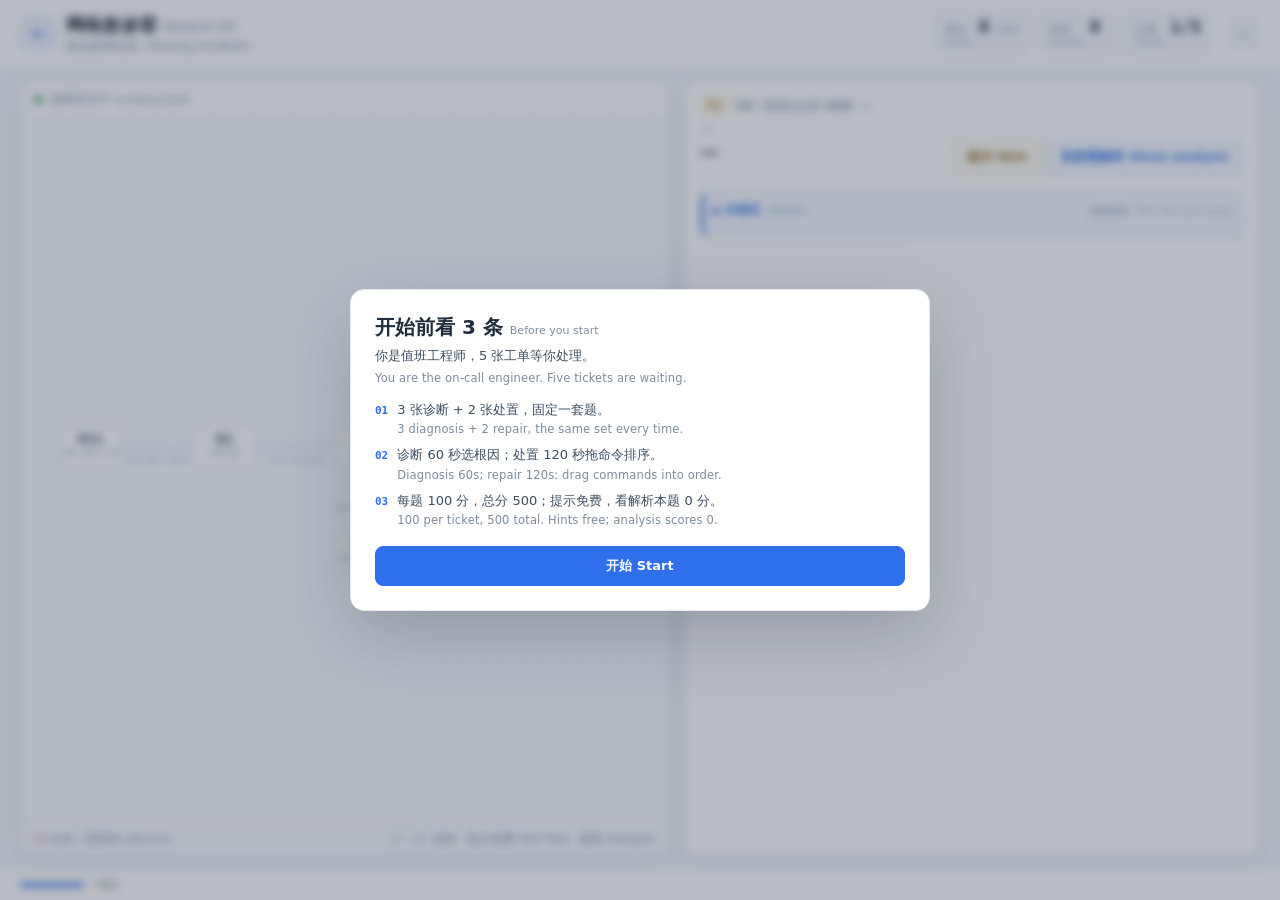
<file: index.html>
<!DOCTYPE html>
<html lang="zh-CN">
<head>
<meta charset="utf-8">
<meta name="viewport" content="width=device-width,initial-scale=1,viewport-fit=cover">
<meta name="theme-color" content="#F4F7FB">
<title>网络急诊室 · Network ER</title>
<style>
  :root{
    --bg:#F4F7FB; --card:#FFFFFF; --ink:#1E2C3C; --body:#3D4F63; --muted:#7C8B9D;
    --line:#E4EAF2; --line2:#D3DFEC; --blue:#2F6FEB; --blue-dark:#1E56C8; --soft:#EEF4FE;
    --green:#188A5E; --green-bg:#F2FBF7; --red:#C94A4A; --red-bg:#FFF6F6;
    --amber:#A86A12; --amber-bg:#FFFBF1; --mono:Consolas,"Cascadia Mono",Menlo,monospace;
    --shadow:0 1px 2px rgba(17,38,66,.04), 0 8px 24px rgba(17,38,66,.05);
  }
  *{box-sizing:border-box;-webkit-tap-highlight-color:transparent}
  [hidden]{display:none!important}
  html,body{margin:0;padding:0}
  body{
    background:var(--bg);color:var(--body);
    font-family:"Microsoft YaHei","PingFang SC",system-ui,-apple-system,sans-serif;
    height:100dvh;display:flex;flex-direction:column;overflow:hidden;
  }
  .zh{display:block}
  .en{display:block;font-size:11.5px;line-height:1.4;color:var(--muted);font-weight:400;margin-top:2px;letter-spacing:.15px}
  .en-inline{font-style:normal;font-size:11px;color:var(--muted);font-weight:400}

  /* ---------------- header ---------------- */
  header{
    background:var(--card);border-bottom:1px solid var(--line);
    display:flex;align-items:center;gap:16px;padding:11px 20px;flex-wrap:wrap;
  }
  .brand{display:flex;align-items:center;gap:10px;margin-right:auto;min-width:0}
  .mark{
    width:36px;height:36px;border-radius:10px;flex:none;background:var(--soft);
    border:1px solid #D6E4FA;display:grid;place-items:center;
  }
  .mark svg{width:19px;height:19px}
  h1{font-size:18px;margin:0;color:var(--ink);letter-spacing:.2px;white-space:nowrap}
  h1 span{font-size:12px;color:var(--muted);font-weight:500;margin-left:6px;letter-spacing:.3px}
  .sub{font-size:11.5px;color:var(--muted);margin-top:2px;white-space:nowrap;overflow:hidden;text-overflow:ellipsis}
  .stats{display:flex;gap:8px;flex-wrap:wrap}
  .stat{
    background:#F8FAFD;border:1px solid var(--line);border-radius:8px;
    padding:5px 10px;display:flex;align-items:baseline;gap:6px;min-width:78px;
  }
  .stat .k{font-size:11px;color:var(--muted);line-height:1.2}
  .stat .k i{display:block;font-style:normal;font-size:10px;color:#9AA8B8;margin-top:1px}
  .stat b{font-family:var(--mono);font-size:17px;color:var(--ink);font-weight:700}
  .stat em{font-style:normal;font-size:10.5px;color:#9AA8B8}
  .iconbtn{
    width:32px;height:32px;border-radius:8px;border:1px solid var(--line);
    background:#F8FAFD;color:var(--muted);cursor:pointer;font-size:15px;flex:none;
  }
  .iconbtn:hover{color:var(--ink);border-color:var(--line2)}

  /* ---------------- layout ---------------- */
  main{
    flex:1;min-height:0;display:grid;grid-template-columns:1.06fr .94fr;
    gap:14px;padding:14px 20px;width:100%;
  }
  main>*{min-width:0}
  .card{background:var(--card);border:1px solid var(--line);border-radius:12px;box-shadow:var(--shadow);min-width:0}
  .stage{display:flex;flex-direction:column;min-height:0;overflow:hidden}
  .cardhead{
    display:flex;align-items:center;gap:8px;padding:9px 14px;border-bottom:1px solid var(--line);
    font-size:12px;color:var(--muted);
  }
  .cardhead .dot{width:7px;height:7px;border-radius:50%;background:var(--green)}
  .cardhead .dot.cli{background:var(--blue)}
  .pan{display:none;margin-left:auto;font-size:11px;color:#9AA8B8}
  .stagewrap{position:relative;flex:1;min-height:0;display:flex;min-width:0}
  .stagewrap .stagebody{flex:1;min-width:0}
  .edge{display:none}
  .stagebody{
    flex:1;min-height:0;display:grid;place-items:center;padding:6px;
    background-color:#FAFCFF;
    background-image:radial-gradient(circle at 1px 1px, #E3EBF5 1px, transparent 0);
    background-size:20px 20px;
  }
  svg#topo{width:100%;height:100%;max-height:100%;display:block}
  .legend{
    display:flex;justify-content:space-between;gap:10px;align-items:center;
    padding:7px 14px;border-top:1px solid var(--line);font-size:11.5px;color:var(--muted);
    background:#FAFCFF;
  }
  .legend .sw{display:inline-block;width:9px;height:9px;border-radius:3px;border:1.5px solid var(--red);margin-right:5px;vertical-align:-1px}
  .legend kbd{
    font-family:var(--mono);font-size:10.5px;color:#5C7188;background:#fff;
    border:1px solid var(--line2);border-radius:4px;padding:1px 4px;margin:0 1px;
  }
  .scene{display:none}.scene.on{display:block}
  .link{stroke:#CFDCEA;stroke-width:2.6;stroke-linecap:round}
  .link.thin{stroke-width:2}
  .node rect{fill:#FFFFFF;stroke:#D6E1EE;stroke-width:1.2;transition:.2s}
  .node .nm{fill:#22364D;font-size:16px;font-weight:700;text-anchor:middle;letter-spacing:.3px}
  .node .ip{fill:#8194A8;font-size:11px;text-anchor:middle;font-family:var(--mono)}
  .node.alert rect{stroke:var(--red);fill:#FFF7F7}
  .node.alert{animation:beat 1.4s ease-in-out infinite}
  @keyframes beat{0%,100%{opacity:1}50%{opacity:.62}}
  .lbl{fill:#93A4B6;font-size:10.5px;text-anchor:middle;font-family:var(--mono)}
  .port{fill:#A6B5C6;font-size:9px;text-anchor:middle;font-family:var(--mono)}

  /* ---------------- ticket ---------------- */
  .ticket{overflow-y:auto;overscroll-behavior:contain;padding:14px 16px 16px}
  .meta{display:flex;align-items:center;gap:7px;flex-wrap:wrap;font-size:12px;color:var(--muted)}
  .prio{font-family:var(--mono);font-size:11px;font-weight:700;padding:2px 6px;border-radius:5px;border:1px solid}
  .prio.p1{color:#B23B3B;border-color:#F0C9C9;background:#FFF5F5}
  .prio.p2{color:#A86A12;border-color:#F1DFC0;background:#FFFBF1}
  .prio.p3{color:#2F6FEB;border-color:#D3E2FB;background:#F2F7FF}
  .meta .tid{font-family:var(--mono);font-size:11.5px;color:#5C7188}
  .meta .site{font-size:12px;color:var(--body)}
  .sep{color:#C3CEDB;margin:0 3px}
  .meta2{font-size:12px;color:var(--muted);margin-top:5px;line-height:1.6}
  .meta2 span{margin-right:8px}
  .tag{
    display:inline-block;margin:8px 0 7px;padding:2px 8px;border-radius:5px;
    background:var(--soft);border:1px solid #D9E6FA;color:#2F6FEB;font-size:12px;
  }
  .tag .en-inline{color:#6D8FC4;margin-left:4px}
  .clue{
    display:inline-flex;align-items:baseline;gap:6px;flex-wrap:wrap;margin:0 0 7px;
    padding:3px 8px;border-radius:6px;background:#F7FAFF;border:1px solid #DCE8F8;
    color:#5C7188;font-size:12px;line-height:1.5;
  }
  .clue b{font-size:11px;color:var(--blue);font-weight:600}
  .titlebar{display:flex;align-items:flex-start;gap:8px;justify-content:space-between}
  .titlebar .title{flex:1;min-width:0}
  .titlebar .actions{flex:none;display:flex;gap:5px;margin-top:1px;flex-wrap:wrap;justify-content:flex-end}
  .title{margin:0 0 2px;font-size:18px;line-height:1.4;color:var(--ink);font-weight:700}
  .title .en{font-size:12px;margin-top:2px}
  .evs{display:flex;flex-direction:column;gap:6px;margin-top:7px}
  .ev{border:1px solid var(--line);border-radius:8px;overflow:hidden;background:#F8FAFD}
  .evsrc{
    padding:4px 9px;font-size:10.5px;color:#5C7188;background:#F1F5FA;
    border-bottom:1px solid var(--line);font-family:var(--mono);
  }
  .ev pre{
    margin:0;padding:6px 9px;font-family:var(--mono);font-size:11.5px;line-height:1.5;
    color:#33475B;white-space:pre;overflow:auto;max-height:140px;
  }
  .evtoggle{
    align-self:flex-start;border:1px dashed var(--line2);background:#fff;color:#6C8299;
    font-family:inherit;font-size:11.5px;padding:5px 9px;border-radius:6px;cursor:pointer;
  }
  .evtoggle:hover{color:var(--blue);border-color:#A9C6EE}
  .note{
    margin:7px 0 0;padding:6px 8px;border-left:2px solid #E2B25A;background:var(--amber-bg);
    border-radius:0 6px 6px 0;font-size:12px;line-height:1.55;color:#6E5A34;
  }
  .note b{display:block;font-size:11px;color:#9A7A3A;font-weight:600;margin-bottom:2px}
  .note .en{color:#93794C}

  /* ---------------- options ---------------- */
  .opts{display:flex;flex-direction:column;gap:6px;margin-top:10px}
  .opt{
    display:flex;align-items:flex-start;gap:9px;width:100%;text-align:left;
    padding:8px 10px;border-radius:8px;border:1px solid var(--line);background:#fff;
    color:var(--body);font-family:inherit;font-size:14px;line-height:1.5;cursor:pointer;transition:.15s;
  }
  .opt:hover:not(.dis){border-color:#BCD3F2;background:#FAFCFF}
  .opt b{
    flex:none;width:22px;height:22px;border-radius:5px;display:grid;place-items:center;
    background:#F1F5FA;color:#6C8299;font-size:12px;font-family:var(--mono);margin-top:1px;
  }
  .opt .en{margin-top:1px}
  .opt.ok{border-color:#9FD9BE;background:var(--green-bg)}
  .opt.ok b{background:var(--green);color:#fff}
  .opt.bad{border-color:#EDB9B9;background:var(--red-bg)}
  .opt.bad b{background:var(--red);color:#fff}
  .opt.dis{cursor:default}

  /* ---------------- CLI ---------------- */
  .cli{margin-top:9px}
  .goal{border:1px solid var(--line);background:#F8FAFD;border-radius:8px;padding:7px 9px}
  .goal .row{display:flex;gap:7px;font-size:12px;line-height:1.5}
  .goal .row+.row{margin-top:3px}
  .goal b{flex:none;font-size:10.5px;color:#6C8299;font-weight:600;padding-top:2px;width:64px}
  .goal .gz{color:var(--body)}
  .goal .ge{font-size:10.5px;color:var(--muted);margin-top:1px}
  .goal code{font-family:var(--mono);font-size:10.5px;color:#2F6FEB;white-space:pre-wrap;word-break:break-word}
  .term{margin-top:8px;border:1px solid var(--line);border-radius:8px;overflow:hidden;background:#fff}
  .termbar{
    display:flex;align-items:center;gap:5px;padding:5px 9px;background:#F1F5FA;
    border-bottom:1px solid var(--line);font-size:10.5px;color:#7C8B9D;font-family:var(--mono);
  }
  .termbar i{width:7px;height:7px;border-radius:50%;background:#D6DFEA}
  .termbar span{margin-left:5px}
  .termout{
    height:100px;overflow-y:auto;padding:7px 9px;background:#FBFCFE;
    font-family:var(--mono);font-size:11.5px;line-height:1.55;color:#4A5D72;
    white-space:pre-wrap;overflow-wrap:anywhere;word-break:break-word;
  }
  .termout .cl{color:#2F6FEB}
  .termout .er{color:var(--red)}
  .termout .ok{color:var(--green)}
  .builder{margin-top:9px;border:1px solid var(--line);border-radius:8px;padding:8px;background:#FBFCFE}
  .bhead{display:flex;align-items:center;justify-content:space-between;gap:8px;margin-bottom:6px}
  .bhead b{font-size:12px;color:#5C7188;font-weight:600}
  .bhead b i{font-style:normal;font-size:10.5px;color:#9AA8B8;margin-left:4px}
  .linkbtn{background:none;border:0;color:#6C8299;font-size:11px;cursor:pointer;font-family:inherit;padding:2px 0}
  .linkbtn:hover{color:var(--red)}
  .dropzone{
    min-height:56px;border:1.5px dashed #C9D8EA;border-radius:7px;background:#fff;
    padding:4px;display:flex;flex-direction:column;gap:4px;transition:.15s;
  }
  .dropzone.over{border-color:var(--blue);background:#F5F9FF}
  .dropzone .empty{color:#A6B4C4;font-size:12px;text-align:center;padding:17px 6px;line-height:1.55}
  .qitem{
    display:flex;align-items:center;gap:6px;background:#F7FAFF;border:1px solid #DCE8F8;
    border-left:3px solid var(--blue);border-radius:5px;padding:4px 6px;
  }
  .qitem .qn{
    flex:none;width:18px;height:18px;border-radius:50%;background:var(--blue);color:#fff;
    font-size:10px;display:grid;place-items:center;font-family:var(--mono);
  }
  .qitem code{flex:1;min-width:0;font-family:var(--mono);font-size:11.5px;color:#2B4A6E;overflow-wrap:anywhere;line-height:1.45}
  .qops{display:flex;gap:2px;flex:none;align-items:center}
  .qops .qm,.qops .qx{
    border:0;background:#EEF3FA;border-radius:4px;color:#6C8299;font-size:13px;
    line-height:1;cursor:pointer;padding:5px 6px;font-family:inherit;
  }
  .qops .qm:hover,.qops .qx:hover{background:#E1EBFA;color:var(--blue)}
  .qops .qx:hover{color:var(--red)}
  .qops .qm:disabled{opacity:.25;cursor:default}
  .bank{display:flex;flex-wrap:wrap;gap:5px;margin-top:7px}
  .cmdtile{
    font-family:var(--mono);font-size:11.5px;line-height:1.35;color:#2B4A6E;
    background:#fff;border:1px solid #D8E3F1;border-radius:6px;padding:5px 8px;
    cursor:grab;text-align:left;transition:.15s;white-space:nowrap;
  }
  .cmdtile:hover{border-color:#A9C6EE;background:#F8FBFF}
  .cmdtile.used{opacity:.32;cursor:default;border-style:dashed}
  .cmdtile.dragging{opacity:.5}
  .runrow{display:flex;align-items:center;gap:8px;margin-top:8px}
  .runrow .btn{flex:1}
  .buildmsg{font-size:11.5px;color:var(--amber);margin-top:5px;line-height:1.5}
  .buildmsg.ok{color:var(--green)}
  .buildmsg.bad{color:var(--red)}

  /* ---------------- actions / feedback ---------------- */
  .actions{display:flex;gap:8px;margin-top:10px;flex-wrap:wrap}
  .btn{
    border-radius:7px;padding:8px 13px;font-size:12.5px;font-weight:600;cursor:pointer;
    font-family:inherit;border:1px solid var(--line2);background:#fff;color:#5C7188;
  }
  .btn:hover{border-color:#A9C6EE;color:var(--blue)}
  .btn.primary{background:var(--blue);border-color:var(--blue);color:#fff}
  .btn.primary:hover{background:var(--blue-dark);color:#fff}
  .btn:disabled{opacity:.45;cursor:default}
  .confirmbtn{color:var(--blue);border-color:#C9DCF5;background:#F8FBFF}
  .confirmbtn.ok{color:var(--green);border-color:#BEE7D6;background:var(--green-bg);opacity:1}
  .hintbox{
    margin-top:8px;padding:8px 10px;border:1px solid #F0E1C2;background:var(--amber-bg);
    border-radius:6px;font-size:12px;line-height:1.6;color:#7A5B1E;
  }
  .hintbox b{display:block;font-size:11px;color:#9A7A3A;margin-bottom:2px}
  .hintbox .en{color:#93794C}
  .fb{margin-top:10px;border:1px solid var(--line);background:#F8FAFD;border-radius:8px;padding:9px 10px;animation:up .18s ease-out}
  @keyframes up{from{opacity:0;transform:translateY(4px)}to{opacity:1;transform:none}}
  .fb.ok{border-color:#BEE7D6;background:var(--green-bg)}
  .fb.bad{border-color:#EFC5C5;background:var(--red-bg)}
  .fb.info{border-color:#C9DCF5;background:#F5F9FF}
  .fbh{font-size:13px;font-weight:700;margin-bottom:3px;color:var(--ink)}
  .fb.ok .fbh{color:var(--green)} .fb.bad .fbh{color:var(--red)} .fb.info .fbh{color:var(--blue)}
  .fbmeta{font-family:var(--mono);font-size:10.5px;color:#8A99A8;margin-bottom:5px}
  .fbmeta i{font-style:normal;color:var(--amber);margin-left:6px}
  .fb p{margin:0 0 5px;font-size:12px;line-height:1.6;color:var(--body)}
  .fb p.en{margin:0 0 7px;font-size:11px;color:var(--muted)}
  .fix{
    display:flex;gap:7px;align-items:flex-start;background:#fff;border:1px solid var(--line);
    border-radius:6px;padding:6px 8px;font-family:var(--mono);font-size:11px;line-height:1.55;
  }
  .fix span{flex:none;font-family:inherit;font-size:10.5px;color:#8A99A8;padding-top:1px}
  .fix code{color:#1E7A56;white-space:pre-wrap;word-break:break-all}

  /* ---------------- footer ---------------- */
  footer{
    background:var(--card);border-top:1px solid var(--line);
    display:flex;align-items:center;gap:12px;padding:8px 20px;flex-wrap:wrap;
  }
  .timerwrap{display:flex;align-items:center;gap:7px;min-width:112px}
  .timerbar{width:64px;height:4px;border-radius:2px;background:#E8EEF6;overflow:hidden}
  .timerbar>i{display:block;height:100%;background:var(--blue);width:100%;transition:width .1s linear}
  .timerbar.warn>i{background:var(--red)}
  .tnum{font-family:var(--mono);font-size:12px;color:var(--muted);min-width:28px;text-align:right}
  .bars{display:flex;gap:5px;flex:1}
  .bars i{height:4px;border-radius:2px;background:#E8EEF6;flex:1;transition:.25s}
  .bars i.on{background:#9FC0F5}
  .bars i.ok{background:var(--green)}
  .bars i.no{background:var(--red)}

  /* ---------------- overlays ---------------- */
  .overlay{
    position:fixed;inset:0;z-index:60;display:none;place-items:center;padding:18px;
    background:rgba(23,38,58,.30);backdrop-filter:blur(4px);
  }
  .overlay.on{display:grid}
  .sheet{
    width:min(580px,100%);max-height:88dvh;overflow:auto;background:#fff;border:1px solid var(--line);
    border-radius:14px;padding:24px;box-shadow:0 24px 70px rgba(17,38,66,.22);
  }
  .sheet h2{margin:0 0 4px;font-size:20px;color:var(--ink)}
  .sheet .lead{font-size:13px;line-height:1.7;color:var(--body);margin:0 0 14px}
  .sheet .lead .en{margin-top:3px}
  .rules{display:grid;gap:8px;margin:0 0 18px}
  .rule{display:flex;gap:9px;font-size:13px;line-height:1.55;color:var(--body)}
  .rule b{color:var(--blue);font-family:var(--mono);font-size:11px;padding-top:2px}
  .rule .en{font-size:11.5px;margin-top:1px}
  .cta{
    width:100%;padding:10px;border-radius:8px;border:1px solid var(--blue);cursor:pointer;
    font-family:inherit;font-size:13px;font-weight:700;color:#fff;background:var(--blue);
  }
  .cta:hover{background:var(--blue-dark)}
  .score{display:flex;align-items:flex-end;gap:8px;margin:4px 0 2px}
  .score b{font-size:42px;line-height:1;font-family:var(--mono);color:var(--blue)}
  .score span{font-size:12px;color:var(--muted);padding-bottom:5px}
  .rank{font-size:14px;font-weight:700;color:var(--amber);margin-bottom:12px}
  .rank .en-inline{color:#9A7A3A;margin-left:5px}
  .mini{display:flex;gap:8px;margin-bottom:13px}
  .mini div{flex:1;background:#F8FAFD;border:1px solid var(--line);border-radius:7px;padding:7px 9px}
  .mini span{display:block;font-size:11px;color:var(--muted);margin-bottom:2px}
  .mini span i{font-style:normal;font-size:10px;color:#9AA8B8}
  .mini b{font-family:var(--mono);font-size:17px;color:var(--ink)}
  .ho{width:100%;border-collapse:collapse;margin:0 0 13px}
  .ho th{text-align:left;font-size:11px;font-weight:600;color:var(--muted);padding:4px 5px;border-bottom:1px solid var(--line)}
  .ho th:last-child{text-align:right}
  .ho td{padding:5px;border-bottom:1px solid #F0F4F9;font-family:var(--mono);font-size:11.5px;color:#5C7188}
  .ho td.v{font-family:inherit;font-size:12px}
  .ho .okv{color:var(--green)} .ho .nov{color:var(--red)} .ho .rev{color:var(--blue)}
  .ho td.sc{text-align:right;color:var(--amber)}
  .review{max-height:240px;overflow:auto;margin-bottom:14px}
  .rv{padding:7px 0;border-bottom:1px dashed #E8EEF6;font-size:12px;line-height:1.6}
  .rv b{display:block;color:var(--ink);font-size:12px;margin-bottom:2px}
  .rv span{color:var(--muted);display:block}
  .rv em{font-style:normal;color:#1E7A56;font-family:var(--mono);font-size:11px;display:block;margin-top:2px;white-space:normal;overflow-wrap:anywhere}
  .sheet.confirm{width:min(400px,100%);padding:20px}
  .confirm p{font-size:13px;line-height:1.65;color:var(--body);margin:6px 0 16px}
  .confirm .row{display:flex;gap:8px;justify-content:flex-end}
  .confirm .btn{padding:7px 14px}

  /* ================= answer emphasis ================= */
  .answerpanel{
    position:relative;margin-top:10px;padding:9px 9px 10px;
    border:1px solid #D6E4F7;border-left:3px solid var(--blue);border-radius:9px;
    background:linear-gradient(180deg,#F8FBFF 0%,#F3F8FF 100%);
    box-shadow:inset 0 1px 0 #fff,0 2px 10px rgba(47,111,235,.05);
  }
  .answerpanel.focus{animation:panelFocus .9s ease-out}
  @keyframes panelFocus{
    0%{box-shadow:inset 0 1px 0 #fff,0 0 0 0 rgba(47,111,235,.18)}
    100%{box-shadow:inset 0 1px 0 #fff,0 0 0 10px rgba(47,111,235,0)}
  }
  .ahead{display:flex;align-items:center;gap:6px;margin:0 0 7px;min-height:15px;flex-wrap:wrap}
  .ahead .adot{
    width:6px;height:6px;border-radius:50%;background:var(--blue);flex:none;
    box-shadow:0 0 0 3px rgba(47,111,235,.10);animation:dotPulse 1.8s ease-in-out infinite;
  }
  @keyframes dotPulse{
    0%,100%{box-shadow:0 0 0 3px rgba(47,111,235,.10)}
    50%{box-shadow:0 0 0 6px rgba(47,111,235,.03)}
  }
  .ahead b{font-size:12px;color:var(--blue);font-weight:700;letter-spacing:.2px}
  .ahead b i{font-style:normal;font-size:10px;color:#7E9BC4;font-weight:500;margin-left:3px}
  .ahead .amode{margin-left:auto;font-size:10px;color:#7E93AA;letter-spacing:.1px}
  .ahead .amode i{font-style:normal;color:#A3B1C2;margin-left:3px}
  .ahead .linkbtn{margin-left:4px}
  .answerpanel .opts{margin-top:0}

  .opt{animation:optIn .28s ease-out both;animation-delay:calc(var(--i,0) * 45ms)}
  @keyframes optIn{from{opacity:0;transform:translateY(5px)}to{opacity:1;transform:none}}
  .opt .opttext{flex:1;min-width:0}
  .opt:hover:not(.dis){transform:translateX(2px);box-shadow:0 3px 10px rgba(47,111,235,.08)}
  .opt:active:not(.dis){transform:translateX(2px) scale(.995)}
  .opt:hover:not(.dis) b{background:#E7F0FE;color:var(--blue)}
  .opt.ok{animation:okPulse .5s ease-out}
  @keyframes okPulse{0%{box-shadow:0 0 0 0 rgba(24,138,94,.28)}100%{box-shadow:0 0 0 9px rgba(24,138,94,0)}}
  .opt.bad{animation:shake .38s}
  .opt.dis:not(.ok):not(.bad){animation:none;opacity:1}
  @keyframes shake{0%,100%{transform:none}20%{transform:translateX(-4px)}40%{transform:translateX(4px)}60%{transform:translateX(-2px)}80%{transform:translateX(2px)}}
  .tagok{
    flex:none;align-self:center;margin-left:6px;padding:1px 5px;border-radius:4px;
    background:#EAF8F1;border:1px solid #BEE7D6;color:#1E7A56;
    font-size:10px;white-space:nowrap;font-weight:600;
  }

  .builder.answerpanel{margin-top:10px;padding:9px 9px 10px}
  .dropzone.over{box-shadow:0 0 0 3px rgba(47,111,235,.10)}
  .qitem{animation:qIn .2s ease-out}
  @keyframes qIn{from{opacity:0;transform:translateY(-3px)}to{opacity:1;transform:none}}
  .btn.primary.ready{animation:btnPulse 1.5s ease-in-out infinite}
  @keyframes btnPulse{
    0%,100%{box-shadow:0 0 0 0 rgba(47,111,235,.22)}
    50%{box-shadow:0 0 0 6px rgba(47,111,235,.05)}
  }
  .btn.hint{color:#8A641C;border-color:#EAD9B9;background:#FFFDF7}
  .btn.hint:hover{border-color:#DDBF83;color:#8A5A0A}
  .btn.reveal{color:#2F6FEB;border-color:#CFE0F8;background:#F8FBFF}
  .btn.reveal:hover{border-color:#A9C6EE;color:var(--blue-dark)}
  .stat b.pop{animation:scorePop .38s ease-out}
  @keyframes scorePop{0%{transform:scale(1)}40%{transform:scale(1.18)}100%{transform:scale(1)}}

  /* hint */
  .hintbox{
    position:relative;margin-top:9px;padding:8px 10px 9px 12px;
    border:1px solid #F0DFC0;border-left:3px solid #E2B25A;
    background:linear-gradient(180deg,#FFFDF7,#FFFBF1);
    border-radius:0 8px 8px 0;font-size:10.5px;line-height:1.55;color:#6E5A34;
    animation:hintIn .3s ease-out;
  }
  @keyframes hintIn{from{opacity:0;transform:translateY(-4px)}to{opacity:1;transform:none}}
  .hinthead{display:flex;align-items:center;gap:6px;margin-bottom:3px}
  .hinthead svg{width:14px;height:14px;stroke:#B7791F;fill:none;stroke-width:1.6;stroke-linecap:round;stroke-linejoin:round}
  .hinthead b{font-size:12px;color:#8A641C;font-weight:700}
  .hinthead .hfree{
    font-size:10px;color:#1E7A56;background:#EAF8F1;border:1px solid #CBEBDD;
    border-radius:4px;padding:1px 5px;font-weight:600;
  }
  .hintbox .zh{font-size:12px;line-height:1.6;color:#6E5A34}
  .hintbox .en{font-size:11px;line-height:1.55;color:#93794C;margin-top:2px}

  /* feedback / analysis */
  .fb{
    position:relative;margin-top:11px;padding:0;overflow:hidden;
    border:1px solid var(--line);border-left:3px solid #9FB6D1;background:#fff;
    border-radius:9px;animation:fbIn .35s ease-out;
  }
  @keyframes fbIn{from{opacity:0;transform:translateY(6px)}to{opacity:1;transform:none}}
  .fb.ok{border-color:#BEE7D6;border-left-color:var(--green);background:#FBFEFC}
  .fb.bad{border-color:#EFC5C5;border-left-color:var(--red);background:#FFFCFC}
  .fb.info{border-color:#C9DCF5;border-left-color:var(--blue);background:#FBFDFF}
  .fbhead{display:flex;align-items:flex-start;gap:8px;padding:8px 10px;border-bottom:1px solid rgba(30,60,100,.05)}
  .fb.ok .fbhead{background:#F2FBF7}
  .fb.bad .fbhead{background:#FFF6F6}
  .fb.info .fbhead{background:#F5F9FF}
  .ficon{
    flex:none;width:22px;height:22px;border-radius:50%;display:grid;place-items:center;
    background:var(--blue);color:#fff;font-size:12px;font-weight:700;line-height:1;
  }
  .fb.ok .ficon{background:var(--green)}
  .fb.bad .ficon{background:var(--red)}
  .fbhead .fht{flex:1;min-width:0;padding-top:1px}
  .fbhead b{display:block;font-size:13px;color:var(--ink);line-height:1.35}
  .fbhead .fen2{display:block;font-size:11px;color:var(--muted);margin-top:1px}
  .fpts{
    flex:none;font-family:var(--mono);font-size:17px;font-weight:700;color:var(--amber);
    padding-top:2px;
  }
  .fb.ok .fpts{color:var(--green)}
  .fb.info .fpts{color:var(--blue);font-size:12px;padding-top:5px}
  .fbody{padding:8px 10px 9px}
  .frow{display:flex;gap:8px;margin-bottom:7px}
  .frow:last-child{margin-bottom:0}
  .flabel{
    flex:none;width:68px;font-size:10.5px;color:#8A99A8;line-height:1.4;padding-top:2px;
  }
  .flabel i{display:block;font-style:normal;font-size:9.5px;color:#A6B4C4;margin-top:1px}
  .fcontent{flex:1;min-width:0}
  .fanswer{font-size:13px;font-weight:600;color:#1E7A56;line-height:1.55}
  .fanswer .fen{display:block;font-size:11px;font-weight:400;color:#5E8A75;margin-top:2px;line-height:1.5}
  .fzh{font-size:12px;line-height:1.6;color:var(--body)}
  .fen{font-size:11px;line-height:1.55;color:var(--muted);margin-top:2px}
  .fixlist{display:flex;flex-direction:column;gap:3px}
  .fixlist .fl{
    display:flex;gap:6px;align-items:flex-start;background:#fff;border:1px solid var(--line);
    border-radius:5px;padding:3px 6px;
  }
  .fixlist .fn{
    flex:none;width:16px;height:16px;border-radius:50%;background:#EEF4FE;color:var(--blue);
    font-size:9px;display:grid;place-items:center;font-family:var(--mono);margin-top:1px;
  }
  .fixlist code{font-family:var(--mono);font-size:11px;color:#1E7A56;overflow-wrap:anywhere;line-height:1.55}

  /* ---------------- mobile ---------------- */
  @media(max-width:900px){
    html,body{max-width:100%;overflow-x:hidden}
    body{height:auto;min-height:100dvh;overflow-y:auto;padding-bottom:calc(58px + env(safe-area-inset-bottom))}
    header{padding:9px 12px;gap:8px}
    h1{font-size:15px}
    .brand{flex:1 1 0;min-width:0;margin-right:0}
    .brand>div{min-width:0;overflow:hidden}
    .sub{white-space:normal;overflow:visible;text-overflow:clip;font-size:9.5px;line-height:1.35}
    .stats{order:3;flex:1 1 100%;display:grid;grid-template-columns:repeat(3,minmax(0,1fr));gap:6px}
    .stat{min-width:0;padding:4px 6px;justify-content:center;gap:4px}
    .stat b{font-size:13px}
    main{grid-template-columns:1fr;height:auto;min-height:0;padding:10px 12px;gap:10px}
    .stage{min-height:auto}
    .stagewrap{display:block;flex:none}
    .edge{display:block;position:absolute;top:0;bottom:0;width:18px;pointer-events:none;z-index:2}
    .edge.l{left:0;background:linear-gradient(90deg,#FAFCFF,rgba(250,252,255,0))}
    .edge.r{right:0;background:linear-gradient(270deg,#FAFCFF,rgba(250,252,255,0))}
    .titlebar{flex-wrap:wrap}
    .titlebar .actions{width:100%;justify-content:flex-start;margin-top:4px}
    .ahead{gap:5px}
    .ahead .amode{font-size:9.5px}
    .fbhead{padding:7px 8px}
    .fbody{padding:7px 8px}
    .flabel{width:58px;font-size:10px}
    .frow{gap:6px}
    .fpts{font-size:15px}
    .stagebody{padding:4px;display:block;overflow-x:auto;overflow-y:hidden;-webkit-overflow-scrolling:touch}
    svg#topo{width:720px;max-width:none;height:auto}
    .pan{display:block}
    .legend{font-size:10.5px;padding:6px 10px;flex-wrap:wrap;gap:5px}
    .ticket{overflow:visible;padding:11px 12px 14px}
    .title{font-size:17px}
    .ev pre{max-height:200px}
    .opt{font-size:14px;padding:9px 10px}
    .cmdtile{font-size:11.5px}
    footer{
      position:fixed;left:0;right:0;bottom:0;z-index:40;
      padding:8px 12px calc(8px + env(safe-area-inset-bottom));
      background:rgba(255,255,255,.97);backdrop-filter:blur(8px);
    }
    .timerwrap{min-width:98px}
    .sheet{padding:19px 16px}
    .mini{flex-wrap:wrap}
    .mini div{flex:1 1 40%}
  }
</style>
</head>
<body>

<header>
  <div class="brand">
    <div class="mark" aria-hidden="true">
      <svg viewBox="0 0 24 24" fill="none" stroke="#2F6FEB" stroke-width="1.8" stroke-linecap="round">
        <path d="M3 12h4l2-5 3 10 2-5h7"/>
      </svg>
    </div>
    <div>
      <h1>网络急诊室<span>Network ER</span></h1>
      <div class="sub">路由故障处置 / Routing incidents</div>
    </div>
  </div>
  <div class="stats">
    <div class="stat"><span class="k">得分<i>Score</i></span><b id="v-score">0</b><em>/500</em></div>
    <div class="stat"><span class="k">连击<i>Combo</i></span><b id="v-combo">0</b></div>
    <div class="stat"><span class="k">工单<i>Ticket</i></span><b id="v-case">1/5</b></div>
  </div>
  <button class="iconbtn" id="restart" title="重新开始 Restart">↻</button>
</header>

<main>
  <section class="card stage">
    <div class="cardhead"><span class="dot" id="v-dot"></span><span id="v-live">故障定位中 <i class="en-inline">Locating fault</i></span><span class="pan">← 拖动查看 Drag →</span></div>
    <div class="stagewrap">
      <div class="stagebody">
        <svg id="topo" viewBox="0 60 900 350" preserveAspectRatio="xMidYMid meet">
        <g id="scene-wan" class="scene on">
          <line class="link" x1="134" y1="200" x2="236" y2="200"/>
          <line class="link" x1="324" y1="200" x2="436" y2="200"/>
          <line class="link" x1="524" y1="200" x2="636" y2="200"/>
          <line class="link" x1="724" y1="200" x2="806" y2="200"/>
          <line class="link thin" x1="480" y1="228" x2="480" y2="322"/>
          <text class="lbl" x="185" y="222">192.168.1.0/24</text>
          <text class="lbl" x="380" y="222">10.0.12.0/30</text>
          <text class="lbl" x="580" y="222">10.0.23.0/30</text>
          <text class="lbl" x="765" y="222">192.168.3.0/24</text>
          <text class="lbl" x="480" y="290">192.168.2.0/24</text>
          <g class="node" id="n-pc1"><rect x="46" y="172" width="88" height="56" rx="9"/><text class="nm" x="90" y="196">PC1</text><text class="ip" x="90" y="213">192.168.1.10</text></g>
          <g class="node" id="n-r1"><rect x="236" y="172" width="88" height="56" rx="9"/><text class="nm" x="280" y="196">R1</text><text class="ip" x="280" y="213">AR2220</text></g>
          <g class="node" id="n-r2"><rect x="436" y="172" width="88" height="56" rx="9"/><text class="nm" x="480" y="196">R2</text><text class="ip" x="480" y="213">AR2220</text></g>
          <g class="node" id="n-r3"><rect x="636" y="172" width="88" height="56" rx="9"/><text class="nm" x="680" y="196">R3</text><text class="ip" x="680" y="213">AR2220</text></g>
          <g class="node" id="n-pc3"><rect x="806" y="172" width="88" height="56" rx="9"/><text class="nm" x="850" y="196">PC3</text><text class="ip" x="850" y="213">192.168.3.10</text></g>
          <g class="node" id="n-pc2"><rect x="436" y="322" width="88" height="56" rx="9"/><text class="nm" x="480" y="346">PC2</text><text class="ip" x="480" y="363">192.168.2.10</text></g>
        </g>
        <g id="scene-vlan" class="scene">
          <line class="link" x1="164" y1="122" x2="366" y2="210"/>
          <line class="link" x1="164" y1="318" x2="366" y2="230"/>
          <line class="link" x1="494" y1="220" x2="676" y2="220"/>
          <text class="lbl" x="286" y="150">VLAN 10 · access</text>
          <text class="lbl" x="286" y="296">VLAN 20 · access</text>
          <text class="lbl" x="585" y="206">Trunk · 802.1Q</text>
          <g class="node" id="v-pc1"><rect x="76" y="94" width="88" height="56" rx="9"/><text class="nm" x="120" y="118">PC1</text><text class="ip" x="120" y="135">192.168.10.10</text></g>
          <g class="node" id="v-pc2"><rect x="76" y="290" width="88" height="56" rx="9"/><text class="nm" x="120" y="314">PC2</text><text class="ip" x="120" y="331">192.168.20.10</text></g>
          <g class="node" id="v-sw"><rect x="366" y="186" width="128" height="68" rx="9"/><text class="nm" x="430" y="214">LSW1</text><text class="ip" x="430" y="232">S5700</text></g>
          <g class="node" id="v-ar"><rect x="676" y="186" width="128" height="68" rx="9"/><text class="nm" x="740" y="212">AR1</text><text class="ip" x="740" y="230">G0/0/0.10 / .20</text></g>
        </g>
      </svg>
      </div>
      <i class="edge l"></i><i class="edge r"></i>
    </div>
    <div class="legend">
      <span><i class="sw"></i>红框＝受影响 <i class="en-inline">Affected</i></span>
      <span id="v-keys"><kbd>1</kbd>–<kbd>4</kbd> 选择 · 提示免费 Hint free · 解析 Analysis</span>
    </div>
  </section>

  <section class="card ticket">
    <div class="meta">
      <span class="prio p2" id="v-pri">P2</span>
      <span class="tid" id="v-id">INC-20261110-0000</span>
      <span class="site" id="v-site">—</span>
    </div>
    <div class="meta2" id="v-meta2">—</div>
    <div class="clue" id="v-clue" hidden></div>
    <div class="titlebar">
      <h2 class="title" id="v-title">—</h2>
      <div class="actions">
        <button class="btn hint" id="v-hint">提示 Hint</button>
        <button class="btn reveal" id="v-reveal">直接看解析 Show analysis</button>
      </div>
    </div>
    <div class="hintbox" id="v-hintbox" hidden></div>
    <div class="evs" id="v-evs"></div>
    <div class="note" id="v-note" hidden></div>

    <div class="cli" id="v-cli" hidden>
      <div class="goal">
        <div class="row"><b>目标 Objective</b><div><div class="gz" id="v-goal-zh">—</div><div class="ge" id="v-goal-en">—</div></div></div>
      </div>
      <div class="builder answerpanel" id="v-builder">
        <div class="ahead">
          <span class="adot"></span><b>作答区 <i>Answer</i></b>
          <span class="amode">拖动命令排序 <i>Drag to order</i></span>
          <button class="linkbtn" id="v-clear">清空 Clear</button>
        </div>
        <div class="dropzone" id="v-drop"></div>
        <div class="bank" id="v-bank"></div>
        <div class="runrow">
          <button class="btn confirmbtn" id="v-confirm">确认排序 Confirm</button>
          <button class="btn primary" id="v-run" disabled>执行 Run</button>
        </div>
        <div class="buildmsg" id="v-buildmsg"></div>
      </div>
      <div class="term" id="v-term" hidden>
        <div class="termbar"><i></i><i></i><i></i><span id="v-termhead"></span></div>
        <div class="termout" id="v-termout"></div>
      </div>
    </div>

    <div class="answerpanel" id="v-answer">
      <div class="ahead">
        <span class="adot"></span><b>作答区 <i>Answer</i></b>
        <span class="amode">选择根因 <i>Pick the root cause</i></span>
      </div>
      <div class="opts" id="v-opts"></div>
    </div>
    <div id="v-fb"></div>
  </section>
</main>

<footer>
  <div class="timerwrap">
    <div class="timerbar" id="bar"><i id="barfill"></i></div>
    <span class="tnum" id="v-time">60s</span>
  </div>
  <div class="bars" id="v-bars"></div>
  <button class="btn primary" id="next" hidden>下一张 Next</button>
</footer>

<!-- start -->
<div class="overlay on" id="ov-start">
  <div class="sheet">
    <h2>开始前看 3 条 <span class="en-inline">Before you start</span></h2>
    <p class="lead">你是值班工程师，5 张工单等你处理。
      <span class="en">You are the on-call engineer. Five tickets are waiting.</span>
    </p>
    <div class="rules">
      <div class="rule"><b>01</b><div><span>3 张诊断 + 2 张处置，固定一套题。</span><span class="en">3 diagnosis + 2 repair, the same set every time.</span></div></div>
      <div class="rule"><b>02</b><div><span>诊断 60 秒选根因；处置 120 秒拖命令排序。</span><span class="en">Diagnosis 60s; repair 120s: drag commands into order.</span></div></div>
      <div class="rule"><b>03</b><div><span>每题 100 分，总分 500；提示免费，看解析本题 0 分。</span><span class="en">100 per ticket, 500 total. Hints free; analysis scores 0.</span></div></div>
    </div>
    <button class="cta" id="btn-start">开始 Start</button>
  </div>
</div>

<!-- result -->
<div class="overlay" id="ov-result">
  <div class="sheet">
    <h2>交班报告 <span class="en-inline">Handover report</span></h2>
    <div class="score"><b id="v-final">0</b><span>/500 分 pts</span></div>
    <div class="rank" id="v-rank">—</div>
    <div class="mini">
      <div><span>准确率 <i>Accuracy</i></span><b id="v-acc">0%</b></div>
      <div><span>正确 <i>Correct</i></span><b id="v-right">0/5</b></div>
      <div><span>最高连击 <i>Best combo</i></span><b id="v-best">0</b></div>
      <div><span>平均用时 <i>Avg time</i></span><b id="v-avg">0s</b></div>
    </div>
    <table class="ho">
      <thead><tr><th>工单号 Ticket</th><th>判定 Verdict</th><th>用时 Time</th><th>得分 Points</th></tr></thead>
      <tbody id="v-ho"></tbody>
    </table>
    <div class="review" id="v-review"></div>
    <button class="cta" id="btn-again">再值一班 Next shift</button>
  </div>
</div>

<!-- confirm reveal -->
<div class="overlay" id="ov-confirm">
  <div class="sheet confirm">
    <h2>看解析？ <span class="en-inline">Show analysis?</span></h2>
    <p>本题将记为 0 分，并直接显示正确答案、解析与处置命令。
      <span class="en">This ticket scores 0 and reveals the answer, explanation and remediation.</span>
    </p>
    <div class="row">
      <button class="btn" id="btn-cancel">取消 Cancel</button>
      <button class="btn primary" id="btn-confirm">看解析 Show</button>
    </div>
  </div>
</div>

<script>
/* =========================================================
   工单库（与小程序共用同一份数据）
   ========================================================= */
const CASES = [
  {
    scene: "wan", watch: ["n-pc1", "n-pc3"],
    meta: {
      id: "INC-20261110-0142",
      site: { zh: "总部 · 3F 财务部", en: "HQ · 3F Finance" },
      reporter: { zh: "王倩", en: "Wang Qian" },
      time: { zh: "09:42 报障", en: "09:42" },
      priority: "P2",
      affected: { zh: "12 人", en: "12 users" }
    },
    tag: { zh: "任务二 · 静态路由", en: "Task 2 · Static Route" },
    title: { zh: "财务部访问不了研发部文件服务器", en: "Finance cannot reach the R&D file server" },
    evidence: [
      {
        src: "PC1 · ping",
        lines: [
          "PC>ping 192.168.3.10",
          "Ping 192.168.3.10: 32 data bytes, Press Ctrl_C to break",
          "Request timeout!",
          "Request timeout!",
          "Request timeout!",
          "--- 192.168.3.10 ping statistics ---",
          "  5 packet(s) transmitted, 0 packet(s) received",
          "  100.00% packet loss"
        ]
      },
      {
        src: "R3 · display ip routing-table",
        lines: [
          "<R3>display ip routing-table",
          "Route Flags: R - relay, D - download to fib",
          "------------------------------------------------------------------------------",
          "Routing Tables: Public",
          "         Destinations : 4        Routes : 4",
          "Destination/Mask    Proto   Pre  Cost      Flags NextHop         Interface",
          "     10.0.23.0/30   Direct  0    0           D   10.0.23.2       G0/0/0",
          "     10.0.23.2/32   Direct  0    0           D   127.0.0.1       G0/0/0",
          "    192.168.3.0/24  Direct  0    0           D   192.168.3.1     G0/0/1",
          "    192.168.3.1/32  Direct  0    0           D   127.0.0.1       G0/0/1"
        ]
      }
    ],
    note: {
      zh: "R1 上 tracert 192.168.3.10 能走到 10.0.23.2；换 PC3 反向 ping 192.168.1.10 同样超时。",
      en: "tracert from R1 reaches 10.0.23.2, but PC3 pinging 192.168.1.10 also times out."
    },
    mode: "cli",
    device: "R3",
    limit: 120,
    goal: { zh: "让 PC1 能 ping 通 192.168.3.10", en: "Make PC1 able to ping 192.168.3.10" },
    syntax: { zh: "ip route-static <目的网络> <掩码> <下一跳>", en: "ip route-static <network> <mask> <next-hop>" },
    checks: [
      { view: "system", re: "^ip route-static 192\\.168\\.1\\.0 (24|255\\.255\\.255\\.0) 10\\.0\\.23\\.1$", flag: "r" }
    ],
    solution: ["system-view", "ip route-static 192.168.1.0 24 10.0.23.1"],
    why: {
      zh: "去程通、回程无路。R3 的路由表里只有直连网段，回包找不到 192.168.1.0/24 的出口，被直接丢弃——所以表现为“能出去、回不来”。",
      en: "Forward works, return fails. R3's table holds only connected networks, so replies to 192.168.1.0/24 have no exit and are dropped."
    },
    fix: "[R3]ip route-static 192.168.1.0 255.255.255.0 10.0.23.1"
  },

  {
    scene: "wan", watch: ["n-pc1", "n-pc2"],
    meta: {
      id: "INC-20261110-0157",
      site: { zh: "总部 · 5F 市场部", en: "HQ · 5F Marketing" },
      reporter: { zh: "李昊", en: "Li Hao" },
      time: { zh: "10:15 报障", en: "10:15" },
      priority: "P3",
      affected: { zh: "6 人", en: "6 users" }
    },
    tag: { zh: "任务二 · 掩码与最长匹配", en: "Task 2 · Mask & Longest Match" },
    title: { zh: "市场部一半地址访问异常", en: "Half of the Marketing subnet is unreachable" },
    evidence: [
      {
        src: "R1 · display ip routing-table protocol static",
        lines: [
          "<R1>display ip routing-table protocol static",
          "Route Flags: R - relay, D - download to fib",
          "------------------------------------------------------------------------------",
          "Public routing table : Static",
          "         Routes : 1",
          "Destination/Mask    Proto   Pre  Cost      Flags NextHop         Interface",
          "    192.168.2.0/25  Static  60   0           RD  10.0.12.2       G0/0/1"
        ]
      },
      {
        src: "PC1 · 分段验证",
        lines: [
          "PC>ping 192.168.2.10",
          "Reply from 192.168.2.10: bytes=32 time=3ms TTL=254",
          "Reply from 192.168.2.10: bytes=32 time=2ms TTL=254",
          "",
          "PC>ping 192.168.2.200",
          "Request timeout!",
          "Request timeout!"
        ]
      }
    ],
    note: {
      zh: "R2 的 G0/0/1 地址 192.168.2.1/24 配置正常，PC2 本机 ping 网关能通，说明二层和接口都没问题。",
      en: "R2's G0/0/1 is correctly 192.168.2.1/24 and PC2 can ping its gateway, so Layer 2 is fine."
    },
    options: [
      { zh: "静态路由掩码写成 /25，只覆盖了 .0–.127", en: "The static route is /25 and only covers .0–.127" },
      { zh: "PC2 的网线接触不良", en: "PC2's cable is loose" },
      { zh: "R2 没有配置默认路由", en: "R2 has no default route" },
      { zh: "静态路由的 Preference 配得太高", en: "The static route preference is too high" }
    ],
    answer: 0,
    why: {
      zh: "192.168.2.0/25 只覆盖 192.168.2.0–127。.200 不在其中，路由表里没有更精确的匹配，也没有默认路由，报文被丢弃；.10 刚好落在范围内所以能通。",
      en: "192.168.2.0/25 covers only .0–.127. .200 falls outside, no route matches, and there is no default route, so packets are dropped."
    },
    fix: "[R1]undo ip route-static 192.168.2.0 255.255.255.128 10.0.12.2\n[R1]ip route-static 192.168.2.0 255.255.255.0 10.0.12.2"
  },

  {
    scene: "wan", watch: ["n-pc1", "n-pc3"],
    meta: {
      id: "INC-20261110-0163",
      site: { zh: "总部 · 研发部新网段", en: "HQ · R&D new subnet" },
      reporter: { zh: "运维值班", en: "NOC shift" },
      time: { zh: "11:05 巡检发现", en: "11:05 (monitoring)" },
      priority: "P2",
      affected: { zh: "研发部整段", en: "Whole R&D subnet" }
    },
    tag: { zh: "任务三 · RIP", en: "Task 3 · RIP" },
    title: { zh: "新增研发部网段后，全网都学不到", en: "A new subnet never appears in anyone's table" },
    evidence: [
      {
        src: "R1 · display ip routing-table protocol rip",
        lines: [
          "<R1>display ip routing-table protocol rip",
          "Route Flags: R - relay, D - download to fib",
          "------------------------------------------------------------------------------",
          "Public routing table : RIP",
          "         Routes : 2",
          "Destination/Mask    Proto   Pre  Cost      Flags NextHop         Interface",
          "    192.168.2.0/24  RIP     100  1           D   10.0.12.2       G0/0/1",
          "     10.0.23.0/30   RIP     100  1           D   10.0.12.2       G0/0/1"
        ]
      },
      {
        src: "R3 · display this（RIP 视图）",
        lines: [
          "[R3]rip 1",
          "[R3-rip-1]display this",
          "#",
          "rip 1",
          " version 2",
          " network 10.0.0.0",
          "#",
          "return"
        ]
      }
    ],
    note: {
      zh: "R3 的 G0/0/1 地址 192.168.3.1/24 已配、接口 UP，本地直连路由也在；只是这条网段从来没被通告出去。",
      en: "R3's G0/0/1 is up with 192.168.3.1/24 and the connected route exists, yet the subnet was never advertised."
    },
    options: [
      { zh: "R3 的 RIP 里只写了 network 10.0.0.0，漏宣告 192.168.3.0", en: "R3's RIP only has network 10.0.0.0, missing 192.168.3.0" },
      { zh: "R1 的 RIP 版本是 v1", en: "R1 runs RIPv1" },
      { zh: "R2 与 R3 之间链路中断", en: "The link between R2 and R3 is down" },
      { zh: "RIP 的 180 秒老化时间到了", en: "The 180-second aging timer expired" }
    ],
    answer: 0,
    why: {
      zh: "RIP 只通告 network 命令覆盖的接口网段。10.0.0.0 是有类的 A 类写法，在 VRP 里只匹配 10.0.0.0/8 的接口，192.168.3.0/24 没被包含，自然不会进任何路由表。",
      en: "RIP advertises only interfaces covered by network statements. 10.0.0.0 is classful and matches only 10/8 interfaces here, so 192.168.3.0/24 is never advertised."
    },
    fix: "[R3]rip 1\n[R3-rip-1]network 192.168.3.0"
  },

  {
    scene: "wan", watch: ["n-r2", "n-r1"],
    meta: {
      id: "INC-20261110-0171",
      site: { zh: "分部 · 路由器替换后", en: "Branch · after router swap" },
      reporter: { zh: "驻场工程师", en: "On-site engineer" },
      time: { zh: "13:20 变更后", en: "13:20 after change" },
      priority: "P1",
      affected: { zh: "分部全部业务", en: "All branch traffic" }
    },
    tag: { zh: "任务三 · RIPv1 与 RIPv2", en: "Task 3 · RIPv1 vs RIPv2" },
    title: { zh: "分部的备用路由器上架后学不到任何路由", en: "The standby router learns nothing after swap" },
    evidence: [
      {
        src: "R2 · display this（RIP 视图）",
        lines: [
          "[R2]rip 1",
          "[R2-rip-1]display this",
          "#",
          "rip 1",
          " version 1",
          " network 10.0.0.0",
          "#",
          "return"
        ]
      },
      {
        src: "R2 · display rip 1 route",
        lines: [
          "<R2>display rip 1 route",
          "Route Flags: R - RIP, T - TRIGGERED",
          "------------------------------------------------------------------------------",
          "Prefixes : 0",
          "Destination/Mask       Nexthop        Cost  Tag   Flags  Time",
          "(empty)"
        ]
      }
    ],
    note: {
      zh: "R1、R3 的 RIP 路由表都正常；R2 能 ping 通邻居直连地址，是备用机上架时按旧模板配的。",
      en: "R1 and R3 are fine; R2 can ping its neighbors, but the spare was configured from an old template."
    },
    options: [
      { zh: "R2 跑的是 RIPv1，与邻居的 v2 报文不兼容", en: "R2 runs RIPv1, incompatible with its neighbors' v2" },
      { zh: "R2 的接口 IP 网段配错", en: "R2's interface IP is in the wrong subnet" },
      { zh: "R2 缺少静态路由", en: "R2 is missing static routes" },
      { zh: "R2 的 Router ID 与其他设备冲突", en: "R2's Router ID conflicts with another device" }
    ],
    answer: 0,
    why: {
      zh: "RIPv1 只发有类路由、不带掩码，收到 v2 报文也认不出；两端版本不一致时更新会被丢弃，路由表为空。统一成 version 2 即可。",
      en: "RIPv1 is classful and carries no mask, so v2 updates are unusable. Version mismatch causes updates to be dropped and the table stays empty."
    },
    fix: "[R2]rip 1\n[R2-rip-1]version 2"
  },

  {
    scene: "wan", watch: ["n-r2", "n-r3"],
    meta: {
      id: "INC-20261110-0188",
      site: { zh: "总部 ↔ 分部 OSPF 互联", en: "HQ ↔ Branch OSPF link" },
      reporter: { zh: "网络组", en: "Network team" },
      time: { zh: "14:02 割接后", en: "14:02 after cutover" },
      priority: "P1",
      affected: { zh: "跨区业务", en: "Inter-area traffic" }
    },
    tag: { zh: "任务四 · OSPF 区域", en: "Task 4 · OSPF Area" },
    title: { zh: "总部与分部之间 OSPF 邻居起不来", en: "OSPF adjacency never forms between HQ and branch" },
    evidence: [
      {
        src: "R2 · display ospf peer",
        lines: [
          "<R2>display ospf peer",
          "OSPF Process 1 with Router ID 2.2.2.2",
          "--------------------------------------------------------------",
          " Area 0.0.0.0 interface 10.0.23.1 (GigabitEthernet0/0/1)'s neighbors",
          " (no neighbor)",
          " Area 0.0.0.0 interface 10.0.12.2 (GigabitEthernet0/0/0)'s neighbors",
          " Router ID: 1.1.1.1    Address: 10.0.12.1    State: Full"
        ]
      },
      {
        src: "R3 · display this（OSPF 视图）",
        lines: [
          "[R3]ospf 1",
          "[R3-ospf-1]display this",
          "#",
          "ospf 1",
          " area 0.0.0.1",
          "  network 10.0.23.0 0.0.0.3",
          "  network 192.168.3.0 0.0.0.255",
          "#",
          "return"
        ]
      }
    ],
    note: {
      zh: "R2 与 R1 的邻居是 Full，只有 R2–R3 这条不通；两端接口能互相 ping 通，MTU 都是 1500。",
      en: "R2↔R1 is Full; only the R2–R3 link fails. Both ends ping each other and MTU is 1500 on both."
    },
    mode: "cli",
    device: "R3",
    limit: 120,
    goal: { zh: "修正 R3 的区域配置，让 R2 与 R3 建立 OSPF 邻居", en: "Fix R3's area config so R2 and R3 become OSPF neighbors" },
    syntax: { zh: "ospf 1 → area 0 → network <网段> <反掩码>", en: "ospf 1 → area 0 → network <net> <wildcard>" },
    checks: [
      { view: "area", id: "0.0.0.0", re: "^network 10\\.0\\.23\\.0 0\\.0\\.0\\.3$", flag: "n" }
    ],
    solution: ["system-view", "ospf 1", "area 0", "network 10.0.23.0 0.0.0.3"],
    why: {
      zh: "同一条链路的两个接口必须属于同一区域，否则 hello 报文因区域不匹配被丢弃，邻居停在 Down，更不会交换 LSA。把 R3 侧改回 area 0 即可。",
      en: "Both interfaces on a link must be in the same area; otherwise hellos are dropped as area mismatch and the adjacency never forms."
    },
    fix: "[R3]ospf 1\n[R3-ospf-1]undo area 0.0.0.1\n[R3-ospf-1]area 0\n[R3-ospf-1-area-0.0.0.0]network 10.0.23.0 0.0.0.3"
  },

  {
    scene: "wan", watch: ["n-r1", "n-r2"],
    meta: {
      id: "INC-20261110-0194",
      site: { zh: "总部 · 两台 AR 新建互联", en: "HQ · new AR-to-AR link" },
      reporter: { zh: "实施组", en: "Implementation" },
      time: { zh: "14:47 上线验证", en: "14:47 acceptance" },
      priority: "P2",
      affected: { zh: "新链路", en: "New link" }
    },
    tag: { zh: "任务四 · OSPF 邻居", en: "Task 4 · OSPF Neighbor" },
    title: { zh: "新链路配完 OSPF，邻居一直建立不起来", en: "A freshly configured OSPF link never becomes adjacent" },
    evidence: [
      {
        src: "R1 · display ospf brief",
        lines: [
          "<R1>display ospf brief",
          "OSPF Process 1 with Router ID 1.1.1.1",
          " Router ID: 1.1.1.1        Area: 0.0.0.0",
          " Interfaces: 2 (Up: 2)",
          " Neighbors: 0 (Full: 0)"
        ]
      },
      {
        src: "R2 · display ospf brief",
        lines: [
          "<R2>display ospf brief",
          "OSPF Process 1 with Router ID 1.1.1.1",
          " Router ID: 1.1.1.1        Area: 0.0.0.0",
          " Interfaces: 2 (Up: 2)",
          " Neighbors: 0 (Full: 0)"
        ]
      }
    ],
    note: {
      zh: "两台设备都是从同一份配置模板刷出来的，接口、区域、认证都一致，但邻居计数始终是 0。",
      en: "Both were flashed from the same template; interfaces, areas and authentication all match, yet the neighbor count stays 0."
    },
    options: [
      { zh: "两台设备的 Router ID 都是 1.1.1.1", en: "Both devices use Router ID 1.1.1.1" },
      { zh: "OSPF 进程号不一致", en: "The OSPF process IDs differ" },
      { zh: "区域号写成了 0.0.0.1", en: "The area was set to 0.0.0.1" },
      { zh: "接口没有加入 OSPF", en: "The interface is not added to OSPF" }
    ],
    answer: 0,
    why: {
      zh: "Router ID 在 OSPF 域内必须唯一，两台都是 1.1.1.1 会导致邻居无法建立。进程号只是本地标识，两边不同不影响邻居。",
      en: "Router IDs must be unique in an OSPF domain. Process IDs are local, so differing values do not break adjacency."
    },
    fix: "[R2]ospf 1\n[R2-ospf-1]router id 2.2.2.2\n<R2>reset ospf process"
  },

  {
    scene: "vlan", watch: ["v-pc1", "v-pc2"],
    meta: {
      id: "INC-20261110-0203",
      site: { zh: "总部 · 市场部 ↔ 技术部", en: "HQ · Marketing ↔ R&D" },
      reporter: { zh: "陈默", en: "Chen Mo" },
      time: { zh: "15:26 报障", en: "15:26" },
      priority: "P2",
      affected: { zh: "两个部门", en: "Two departments" }
    },
    tag: { zh: "任务五 · 单臂路由", en: "Task 5 · Single-arm Routing" },
    title: { zh: "市场部跨 VLAN 访问不了技术部", en: "Marketing cannot cross VLANs to reach R&D" },
    evidence: [
      {
        src: "AR1 · display current-configuration interface G0/0/0.20",
        lines: [
          "<AR1>display current-configuration interface GigabitEthernet0/0/0.20",
          "#",
          "interface GigabitEthernet0/0/0.20",
          " ip address 192.168.20.1 255.255.255.0",
          "#",
          "return"
        ]
      },
      {
        src: "AR1 · display arp",
        lines: [
          "<AR1>display arp | include 192.168.20",
          "(empty)",
          "",
          "<AR1>display interface brief | include 0/0/0",
          "GigabitEthernet0/0/0        up    up",
          "GigabitEthernet0/0/0.10     up    up",
          "GigabitEthernet0/0/0.20     up    up"
        ]
      }
    ],
    note: {
      zh: "交换机侧 VLAN 10/20 都在，G0/0/3 是 trunk 且放行了两个 VLAN；子接口状态 up，但一个 ARP 都没学到。",
      en: "Both VLANs exist and G0/0/3 is a trunk permitting them; the sub-interface is up but no ARP entry is learned."
    },
    mode: "cli",
    device: "AR1",
    limit: 120,
    goal: { zh: "补全子接口配置，让 PC2 能 ping 通 192.168.20.1", en: "Complete the sub-interface so PC2 can ping 192.168.20.1" },
    syntax: { zh: "interface <子接口> → dot1q termination vid <VLAN> → arp broadcast enable", en: "interface <sub-if> → dot1q termination vid <VLAN> → arp broadcast enable" },
    checks: [
      { view: "if", name: "GigabitEthernet0/0/0.20", re: "^dot1q termination vid 20$", flag: "d" },
      { view: "if", name: "GigabitEthernet0/0/0.20", re: "^arp broadcast enable$", flag: "a" }
    ],
    solution: [
      "system-view",
      "interface GigabitEthernet0/0/0.20",
      "dot1q termination vid 20",
      "arp broadcast enable"
    ],
    why: {
      zh: "子接口只有 IP 没有 802.1Q 封装，带 VLAN 20 标签的帧到达后无法解封装，ARP 进不来，跨 VLAN 自然不通。补上 dot1q termination vid 20 并开启 ARP 广播即可。",
      en: "The sub-interface has an IP but no 802.1Q termination, so tagged frames are dropped and no ARP arrives."
    },
    fix: "[AR1]interface GigabitEthernet0/0/0.20\n[AR1-GigabitEthernet0/0/0.20]dot1q termination vid 20\n[AR1-GigabitEthernet0/0/0.20]arp broadcast enable"
  },

  {
    scene: "vlan", watch: ["v-pc2", "v-sw"],
    meta: {
      id: "INC-20261110-0211",
      site: { zh: "总部 · 新工位", en: "HQ · new workstation" },
      reporter: { zh: "IT 支持", en: "IT support" },
      time: { zh: "16:10 装机后", en: "16:10 after setup" },
      priority: "P3",
      affected: { zh: "1 个工位", en: "1 workstation" }
    },
    tag: { zh: "任务五 · VLAN 划分", en: "Task 5 · VLAN Assignment" },
    title: { zh: "新工位电脑连自己的网关都 ping 不通", en: "A new workstation cannot even ping its own gateway" },
    evidence: [
      {
        src: "LSW1 · display vlan",
        lines: [
          "<LSW1>display vlan",
          "The total number of vlans is : 2",
          "------------------------------------------------------------------------------",
          "VID  TYPE    PORT LIST",
          "1    common  UT:Gi0/0/1(D)  UT:Gi0/0/2(U)  UT:Gi0/0/24(U)",
          "10   common  UT:Gi0/0/1(U)"
        ]
      },
      {
        src: "LSW1 · display current-configuration interface G0/0/2",
        lines: [
          "<LSW1>display current-configuration interface GigabitEthernet0/0/2",
          "#",
          "interface GigabitEthernet0/0/2",
          " port link-type access",
          " port default vlan 20",
          "#",
          "return"
        ]
      }
    ],
    note: {
      zh: "配置里明明写了 port default vlan 20，但 display vlan 里没有 VLAN 20，端口实际还留在 VLAN 1。",
      en: "The config says port default vlan 20, yet VLAN 20 does not exist and the port still sits in VLAN 1."
    },
    mode: "cli",
    device: "LSW1",
    limit: 120,
    goal: { zh: "让 G0/0/2 上的 PC2 真正落到 VLAN 20", en: "Make PC2 on G0/0/2 actually join VLAN 20" },
    syntax: { zh: "vlan batch <VLAN> → interface <端口> → port default vlan <VLAN>", en: "vlan batch <id> → interface <port> → port default vlan <id>" },
    checks: [
      { view: "system", re: "^(vlan batch 20|vlan 20)$", flag: "v" },
      { view: "if", name: "GigabitEthernet0/0/2", re: "^port default vlan 20$", flag: "p" }
    ],
    solution: ["system-view", "vlan batch 20", "interface GigabitEthernet0/0/2", "port default vlan 20"],
    why: {
      zh: "VLAN 必须先存在，port default vlan 才会生效。命令能敲进去、也不报错，但端口 PVID 不变，PC2 仍留在 VLAN 1，网关自然不通。",
      en: "The VLAN must exist before port default vlan takes effect. The command is accepted silently but the PVID stays 1."
    },
    fix: "[LSW1]vlan batch 20\n[LSW1]interface GigabitEthernet0/0/2\n[LSW1-GigabitEthernet0/0/2]port default vlan 20"
  }
];

/* 每单提示（中英） */
/* 每单一句话线索 + 默认展示的关键回显 */
const CLUES = {
  "INC-20261110-0157": {zh:"同一网段，一半主机通、一半不通", en:"Half the subnet works, half fails"},
  "INC-20261110-0163": {zh:"R3 学不到 192.168.3.0/24", en:"R3 can't learn the branch route"},
  "INC-20261110-0194": {zh:"OSPF 邻居卡在 ExStart", en:"OSPF neighbor stuck in ExStart"},
  "INC-20261110-0142": {zh:"R3 没有回程路由", en:"No return route on R3"},
  "INC-20261110-0203": {zh:"子接口 ping 不通网关", en:"Sub-interface can't reach its gateway"}
};
const PRIMARY_EV = {
  "INC-20261110-0157": 0,
  "INC-20261110-0163": 1,
  "INC-20261110-0194": 0,
  "INC-20261110-0142": 1,
  "INC-20261110-0203": 1
};
const HINTS = {
  "INC-20261110-0142": {zh:"看 R3 的路由表：只有直连网段，缺少回 192.168.1.0/24 的路由。", en:"Check R3's table: it only has connected routes, with no return route to 192.168.1.0/24."},
  "INC-20261110-0157": {zh:"对比 /25 的覆盖范围与 192.168.2.200 的位置，再想最长匹配。", en:"Compare the /25 range with 192.168.2.200, then think about longest match."},
  "INC-20261110-0163": {zh:"RIP 只通告 network 覆盖的网段，检查 R3 的 network 语句。", en:"RIP advertises only networks covered by network statements; check R3's config."},
  "INC-20261110-0171": {zh:"R2 的 RIP 版本是 version 1，邻居用的是 v2。", en:"R2 runs RIP version 1 while its neighbors run version 2."},
  "INC-20261110-0188": {zh:"同一条链路两端必须在同一区域，比较 R2 与 R3 的 area。", en:"Both ends of a link must share one area; compare R2 and R3."},
  "INC-20261110-0194": {zh:"两台设备的 Router ID 都是 1.1.1.1。", en:"Both devices are using Router ID 1.1.1.1."},
  "INC-20261110-0203": {zh:"子接口有 IP 但没有 802.1Q 封装，检查是否缺少 dot1q termination vid 20。", en:"The sub-interface has an IP but no 802.1Q termination; check for dot1q vid 20."},
  "INC-20261110-0211": {zh:"端口写了 port default vlan 20，但 VLAN 20 是否存在？", en:"The port says VLAN 20, but does VLAN 20 actually exist?"}
};

/* 处置单干扰命令 */
const DISTRACTORS = {
  "INC-20261110-0142": ["ip route-static 192.168.1.0 24 10.0.12.2", "ip route-static 0.0.0.0 0 10.0.23.1"],
  "INC-20261110-0188": ["area 0.0.0.1", "network 10.0.23.0 0.0.0.255", "router id 3.3.3.3"],
  "INC-20261110-0203": ["dot1q termination vid 10", "arp broadcast disable", "port default vlan 20"],
  "INC-20261110-0211": ["vlan batch 10", "port link-type trunk", "undo port default vlan 20"]
};

/* =========================================================
   引擎
   ========================================================= */
const $ = id => document.getElementById(id);
const ROUND = 5, TIME = 60;
const FIXED_IDS = [
  "INC-20261110-0157",
  "INC-20261110-0163",
  "INC-20261110-0194",
  "INC-20261110-0142",
  "INC-20261110-0203"
];
const DIAG_POOL = CASES.filter(c => c.mode !== "cli");
const CLI_POOL = CASES.filter(c => c.mode === "cli");

let phase = "start";
let S = null;
let timerId = null;
let evTimer = null;
let scoreTimer = null;
let flashTimer = null;

const esc = s => String(s).replace(/&/g,"&amp;").replace(/</g,"&lt;").replace(/>/g,"&gt;");
function shuffle(a){
  a = a.slice();
  for(let i = a.length - 1; i > 0; i--){
    const j = Math.floor(Math.random() * (i + 1));
    [a[i], a[j]] = [a[j], a[i]];
  }
  return a;
}
function current(){ return S.queue[S.i]; }
function canonIf(name){
  let x = String(name || "").toLowerCase().replace(/\s+/g,"");
  x = x.replace(/^gigabitethernet/, "").replace(/^ethernet/, "").replace(/^ge/, "").replace(/^g/, "");
  return x;
}
function biLine(o){
  return '<span class="zh">' + esc(o.zh) + '</span><span class="en">' + esc(o.en) + '</span>';
}
function pair(zh, en){
  return esc(zh) + '<span class="sep">/</span>' + esc(en);
}

/* ---------------- 开局 ---------------- */
function startGame(){
  let picked = FIXED_IDS.map(id => CASES.find(c => c.meta.id === id)).filter(Boolean);
  if(picked.length !== ROUND){
    picked = DIAG_POOL.slice(0, 3).concat(CLI_POOL.slice(0, 2));
  }
  S = {
    queue: picked, i: 0, score: 0, combo: 0, best: 0, right: 0,
    answered: false, chosen: -1, left: TIME, limit: TIME,
    records: [], wrong: [], opts: [], fb: null, evPres: [],
    stack: null, flags: null, term: [], bank: [], cmdQueue: [],
    hintShown: false, revealed: false, lastScore: 0, orderConfirmed: false
  };
  phase = "play";
  $("ov-start").classList.remove("on");
  $("ov-result").classList.remove("on");
  $("ov-confirm").classList.remove("on");
  clearInterval(scoreTimer);
  loadCase(false);
}

function loadCase(focus){
  const c = current();
  const isCli = c.mode === "cli";
  S.limit = isCli ? (c.limit || 120) : TIME;
  S.left = S.limit;
  S.answered = false;
  S.revealed = false;
  S.hintShown = false;
  S.chosen = -1;
  S.fb = null;
  S.opts = isCli ? [] : shuffle(c.options.map((o, idx) => ({ text: o, right: idx === c.answer })));
  if(isCli){
    S.stack = [{ type:"user" }];
    S.flags = {};
    S.cmdQueue = [];
    S.orderConfirmed = false;
    $("v-term").hidden = true;
    S.bank = shuffle(c.solution.concat(DISTRACTORS[c.meta.id] || []));
    S.term = [
      { t:"out", text:"// 拖入 → 确认排序 → 执行 / Drag → confirm → run" }
    ];
  } else {
    S.stack = null; S.flags = null; S.term = []; S.bank = []; S.cmdQueue = [];
  }
  renderCase();
  if(focus) focusTicket();
  buildEvidence(c, false);
  startTimer();
  setTimeout(pulseAnswer, 30);
}

/* ---------------- 渲染 ---------------- */
function renderCase(){
  const c = current();
  const isCli = c.mode === "cli";
  const m = c.meta;

  $("v-score").textContent = S.score;
  if(S.score !== S.lastScore){
    const sc = $("v-score");
    sc.classList.remove("pop");
    void sc.offsetWidth;
    sc.classList.add("pop");
    S.lastScore = S.score;
  }
  $("v-combo").textContent = S.combo;
  $("v-case").textContent = (S.i + 1) + "/" + ROUND;
  $("v-live").innerHTML = isCli
    ? '处置中 <i class="en-inline">Repairing</i>'
    : '故障定位中 <i class="en-inline">Locating fault</i>';
  $("v-dot").className = "dot" + (isCli ? " cli" : "");

  $("v-bars").innerHTML = Array.from({length: ROUND}, (_, i) => {
    let cls = "";
    if(S.records[i]) cls = S.records[i].ok ? "ok" : "no";
    else if(i === S.i) cls = "on";
    return "<i class='" + cls + "'></i>";
  }).join("");

  $("scene-wan").classList.toggle("on", c.scene === "wan");
  $("scene-vlan").classList.toggle("on", c.scene === "vlan");
  $("topo").setAttribute("viewBox", c.scene === "wan" ? "0 120 900 300" : "0 60 900 350");
  document.querySelectorAll(".node").forEach(n => n.classList.remove("alert"));
  (c.watch || []).forEach(id => { const el = $(id); if(el) el.classList.add("alert"); });
  centerStage(c);

  $("v-pri").textContent = m.priority;
  $("v-pri").className = "prio " + m.priority.toLowerCase();
  $("v-id").textContent = m.id;
  $("v-site").innerHTML = pair(m.site.zh, m.site.en);
  $("v-meta2").innerHTML =
    '<span>报障 ' + esc(m.reporter.zh) + ' ' + esc(m.reporter.en) + '</span>' +
    '<span>' + esc(m.time.zh) + ' / ' + esc(m.time.en) + '</span>' +
    '<span>影响 ' + esc(m.affected.zh) + ' / ' + esc(m.affected.en) + '</span>';
  const clue = CLUES[m.id];
  $("v-clue").hidden = !clue;
  $("v-clue").innerHTML = clue
    ? '<b>线索 Clue</b>' + esc(clue.zh) + '<span class="en-inline">' + esc(clue.en) + '</span>'
    : '';
  $("v-title").innerHTML = '<span class="zh">' + esc(c.title.zh) + '</span><span class="en">' + esc(c.title.en) + '</span>';

  $("v-note").innerHTML = '<b>备注 Note</b>' +
    '<div class="zh">' + esc(c.note.zh) + '</div><div class="en">' + esc(c.note.en) + '</div>';
  $("v-note").hidden = false;

  $("v-cli").hidden = !isCli;
  $("v-answer").hidden = isCli;
  if(isCli){
    $("v-goal-zh").textContent = c.goal.zh;
    $("v-goal-en").textContent = c.goal.en;
    $("v-termhead").textContent = c.device + " · console";
    renderTerm();
    renderBank();
    renderQueue();
    $("v-clear").disabled = !!S.answered;
    $("v-buildmsg").textContent = "";
    $("v-buildmsg").className = "buildmsg";
  }

  buildOptions(c, isCli);
  $("v-keys").innerHTML = isCli
    ? '拖拽排序 Drag · 提示免费 Hint free · 解析 Analysis'
    : '<kbd>1</kbd>–<kbd>4</kbd> 选择 · 提示免费 Hint free · 解析 Analysis';

  $("v-hint").disabled = !!S.answered || S.hintShown;
  $("v-hint").textContent = S.hintShown ? "已提示 Hint shown" : "提示 Hint";
  $("v-reveal").disabled = !!S.answered;
  $("v-reveal").textContent = S.revealed
    ? "已显示解析 Analysis shown"
    : (S.answered ? "已作答 Answered" : "解析 Analysis");
  if(S.hintShown) renderHint();
  else { $("v-hintbox").hidden = true; $("v-hintbox").innerHTML = ""; }

  $("next").hidden = !S.answered;
  $("next").textContent = S.i === ROUND - 1 ? "交班报告 Report" : "下一张 Next";

  paintFeedback();
  paintTimer();
}

function buildOptions(c, isCli){
  const box = $("v-opts");
  box.innerHTML = "";
  if(isCli) return;
  S.opts.forEach((op, i) => {
    const b = document.createElement("button");
    let cls = "opt";
    if(S.answered){
      cls += " dis";
      if(op.right) cls += " ok";
      else if(i === S.chosen) cls += " bad";
    }
    b.className = cls;
    b.style.setProperty("--i", i);
    b.innerHTML = "<b>" + "ABCD"[i] + "</b><span class='opttext'>" +
      "<span class='zh'>" + esc(op.text.zh) + "</span><span class='en'>" + esc(op.text.en) + "</span></span>" +
      (S.answered && op.right ? "<span class='tagok'>正确答案 Correct</span>" : "");
    if(!S.answered) b.onclick = () => answer(i);
    box.appendChild(b);
  });
}

/* ---------------- 证据 ---------------- */
function buildEvidence(c, instant){
  clearTimeout(evTimer);
  const box = $("v-evs");
  box.innerHTML = "";
  S.evPres = [];
  const primary = PRIMARY_EV[c.meta.id] ?? 0;
  (c.evidence || []).forEach((b, i) => {
    const d = document.createElement("div");
    d.className = "ev";
    if(i !== primary){
      d.hidden = true;
      d.classList.add("ev-hidden");
    }
    const src = document.createElement("div");
    src.className = "evsrc";
    src.textContent = b.src
      .replace("（RIP 视图）", "（RIP 视图 / RIP view）")
      .replace("（OSPF 视图）", "（OSPF 视图 / OSPF view）")
      .replace("分段验证", "分段验证 / Segment test");
    const pre = document.createElement("pre");
    d.appendChild(src);
    d.appendChild(pre);
    box.appendChild(d);
    S.evPres.push(pre);
  });
  const hiddenCount = (c.evidence || []).length - 1;
  if(hiddenCount > 0){
    const btn = document.createElement("button");
    btn.type = "button";
    btn.className = "evtoggle";
    btn.textContent = "展开全部回显 More output";
    btn.onclick = () => {
      const hidden = box.querySelectorAll(".ev-hidden");
      const show = hidden[0] && hidden[0].hidden;
      hidden.forEach(el => { el.hidden = !show; });
      btn.textContent = show ? "收起回显 Less output" : "展开全部回显 More output";
    };
    box.appendChild(btn);
  }
  if(instant){ fillEvidence(c); return; }
  let bi = 0, li = 0;
  const tick = () => {
    if(bi >= c.evidence.length) return;
    const b = c.evidence[bi];
    li++;
    S.evPres[bi].textContent = b.lines.slice(0, li).join("\n");
    if(li >= b.lines.length){
      bi++; li = 0;
      evTimer = setTimeout(tick, 150);
    } else {
      evTimer = setTimeout(tick, b.lines[li - 1] === "" ? 40 : 28);
    }
  };
  evTimer = setTimeout(tick, 90);
}
function fillEvidence(c){
  (c.evidence || []).forEach((b, bi) => {
    if(S.evPres[bi]) S.evPres[bi].textContent = b.lines.join("\n");
  });
}
function flushEvidence(){ clearTimeout(evTimer); fillEvidence(current()); }

/* ---------------- 计时 ---------------- */
function startTimer(){
  clearInterval(timerId);
  timerId = setInterval(() => {
    S.left = Math.max(0, S.left - 0.1);
    paintTimer();
    if(S.left <= 0){
      clearInterval(timerId);
      if(current().mode === "cli") resolveCli(false);
      else answer(-1);
    }
  }, 100);
}
function paintTimer(){
  if(!S) return;
  const pct = Math.max(0, S.left / S.limit * 100);
  $("barfill").style.width = pct + "%";
  $("bar").classList.toggle("warn", S.left <= 8);
  $("v-time").textContent = Math.ceil(S.left) + "s";
}

/* ---------------- 计分 ---------------- */
function speedGain(){ return Math.round(S.left / S.limit * 30); }
function comboGain(){ return S.combo >= 3 ? 10 : (S.combo >= 2 ? 5 : 0); }

/* ---------------- 诊断 ---------------- */
function answer(pick){
  if(!S || S.answered) return;
  const c = current();
  if(c.mode === "cli") return;
  clearInterval(timerId);
  flushEvidence();

  const rightIdx = S.opts.findIndex(o => o.right);
  const ok = pick === rightIdx;
  const used = Math.max(0.1, Math.round((S.limit - S.left) * 10) / 10);
  let gain = 0;

  if(ok){
    S.right++; S.combo++; S.best = Math.max(S.best, S.combo);
    gain = 60 + speedGain() + comboGain();
    S.score += gain;
  } else {
    S.combo = 0;
    const r = S.opts[rightIdx].text;
    S.wrong.push({ c: c, rightZh: "正确答案：" + r.zh, rightEn: "Correct answer: " + r.en });
  }
  S.records.push({ id: c.meta.id, ok: ok, revealed: false, used: used, gain: gain });
  S.answered = true;
  S.chosen = pick;
  $("ov-confirm").classList.remove("on");
  S.fb = {
    kind: ok ? "ok" : "bad",
    headZh: ok ? "诊断正确" : (pick === -1 ? "超时未处置" : "诊断有误"),
    headEn: ok ? "Diagnosis correct" : (pick === -1 ? "Timed out" : "Diagnosis wrong"),
    rightZh: ok ? "" : "正确答案：" + S.opts[rightIdx].text.zh,
    rightEn: ok ? "" : "Correct answer: " + S.opts[rightIdx].text.en,
    why: c.why, fix: c.fix, used: used, gain: gain
  };
  renderCase();
  revealFeedback();
}

/* ---------------- 迷你 VRP 终端 ---------------- */
function viewNow(){ return S.stack[S.stack.length - 1]; }
function promptText(){
  const n = current().device || "Huawei";
  const v = viewNow();
  if(!v || v.type === "user") return "<" + n + ">";
  if(v.type === "system") return "[" + n + "]";
  if(v.type === "if") return "[" + n + "-" + v.name + "]";
  if(v.type === "rip") return "[" + n + "-rip-" + v.id + "]";
  if(v.type === "ospf") return "[" + n + "-ospf-" + v.id + "]";
  if(v.type === "area") return "[" + n + "-ospf-" + v.ospf + "-area-" + v.id + "]";
  return "[" + n + "]";
}
function updatePrompt(){ if(S && S.stack) $("v-prompt") && ($("v-prompt").textContent = promptText()); }
function renderTerm(){
  if(!S.term) return;
  const box = $("v-termout");
  box.innerHTML = S.term.map(l => {
    let cls = "";
    if(l.t === "cmd") cls = "cl";
    else if(l.t === "err") cls = "er";
    else if(l.t === "ok") cls = "ok";
    return "<div class='" + cls + "'>" + esc(l.text) + "</div>";
  }).join("");
  box.scrollTop = box.scrollHeight;
}
const pushOut = text => S.term.push({ t:"out", text:text });

function applyCmd(low, view){
  const unknown = { error: "Error: Unrecognized command found at '^' position." };
  if(low === "quit" || low === "q" || low === "return"){
    if(S.stack.length > 1) S.stack.pop();
    return { out: [] };
  }
  if(view.type === "user"){
    if(low === "system-view" || low === "sys"){
      S.stack.push({ type:"system" });
      return { out: ["Enter system view, return user view with Ctrl+Z."] };
    }
    return unknown;
  }
  if(view.type === "system"){
    if(low === "system-view") return { out: [] };
    let m = low.match(/^(?:interface|int)\s+(\S+)$/);
    if(m){ S.stack.push({ type:"if", name:"GigabitEthernet" + canonIf(m[1]) }); return { out: [] }; }
    m = low.match(/^rip\s+(\d+)$/);
    if(m){ S.stack.push({ type:"rip", id:m[1] }); return { out: [] }; }
    m = low.match(/^ospf\s+(\d+)$/);
    if(m){ S.stack.push({ type:"ospf", id:m[1] }); return { out: [] }; }
    if(/^vlan(\s+batch)?\s+[\d\s]+$/.test(low)) return { out: [] };
    if(/^ip route-static\s+\S+.*$/.test(low)) return { out: [] };
    return unknown;
  }
  if(view.type === "if"){
    if(/^ip address\s+\S+\s+\S+$/.test(low)) return { out: [] };
    if(/^dot1q termination vid\s+\d+$/.test(low)) return { out: [] };
    if(low === "arp broadcast enable") return { out: [] };
    if(/^port link-type\s+(access|trunk)$/.test(low)) return { out: [] };
    if(/^port default vlan\s+\d+$/.test(low)) return { out: [] };
    if(/^(undo\s+)?shutdown$/.test(low)) return { out: [] };
    return unknown;
  }
  if(view.type === "rip"){
    if(/^version\s+[12]$/.test(low)) return { out: [] };
    if(/^network\s+\S+(\s+\S+)?$/.test(low)) return { out: [] };
    return unknown;
  }
  if(view.type === "ospf"){
    if(/^router id\s+\S+$/.test(low)) return { out: [] };
    const m = low.match(/^area\s+(\S+)$/);
    if(m){
      let id = m[1];
      if(id === "0") id = "0.0.0.0";
      else if(id.indexOf(".") < 0) id = "0.0.0." + id;
      S.stack.push({ type:"area", id:id, ospf:view.id });
      return { out: [] };
    }
    if(/^network\s+.+\s+area\s+\S+$/.test(low)) return { out: [] };
    return unknown;
  }
  if(view.type === "area"){
    if(/^network\s+\S+\s+\S+$/.test(low)) return { out: [] };
    return unknown;
  }
  return unknown;
}
function evalChecks(low, view){
  const c = current();
  (c.checks || []).forEach((ck, i) => {
    if(S.flags[i]) return;
    if(ck.view !== view.type) return;
    if(ck.name && canonIf(ck.name) !== canonIf(view.name)) return;
    if(ck.id && String(ck.id) !== String(view.id)) return;
    if(new RegExp(ck.re, "i").test(low)) S.flags[i] = true;
  });
}

function resolveCli(ok){
  if(!S || S.answered) return;
  clearInterval(timerId);
  const c = current();
  const used = Math.max(0.1, Math.round((S.limit - Math.max(0, S.left)) * 10) / 10);
  let gain = 0;
  if(ok){
    S.right++; S.combo++; S.best = Math.max(S.best, S.combo);
    gain = 60 + speedGain() + comboGain();
    S.score += gain;
    S.term.push({ t:"ok", text:"配置已生效，故障消除 / Configuration took effect" });
  } else {
    S.combo = 0;
    S.term.push({ t:"err", text:"超时未处置 / Timed out" });
    S.wrong.push({
      c: c,
      rightZh: "应执行：" + c.solution.join(" → "),
      rightEn: "Required: " + c.solution.join(" → "),
      solution: c.solution
    });
  }
  S.records.push({ id: c.meta.id, ok: ok, revealed: false, used: used, gain: gain });
  S.answered = true;
  $("ov-confirm").classList.remove("on");
  S.fb = {
    kind: ok ? "ok" : "bad",
    headZh: ok ? "处置成功" : "超时未处置",
    headEn: ok ? "Repair complete" : "Timed out",
    rightZh: "",
    rightEn: "",
    why: c.why,
    fix: c.solution.join("\n"),
    used: used,
    gain: gain
  };
  renderCase();
  renderTerm();
  revealFeedback();
}

function execOne(rawCmd){  if(!S || S.answered) return false;
  const cmd = rawCmd.replace(/\s+/g, " ").trim();
  if(!cmd) return true;
  const low = cmd.toLowerCase();
  S.term.push({ t:"cmd", text: promptText() + " " + cmd });
  let ok = true;
  if(low === "?" || low === "help"){
    const v = viewNow();
    const help = {
      user: ["system-view            enter system view"],
      system: ["interface <port>  rip <id>  ospf <id>  vlan batch <id>  ip route-static ..."],
      if: ["ip address  dot1q termination vid <vlan>  arp broadcast enable  port default vlan <vlan>"],
      rip: ["version 2  network <net>"],
      ospf: ["router id <ip>  area <id>"],
      area: ["network <net> <wildcard>"]
    };
    (help[v.type] || help.system).forEach(pushOut);
  } else {
    const view = viewNow();
    const res = applyCmd(low, view);
    if(res.error){ S.term.push({ t:"err", text: res.error }); ok = false; }
    else { (res.out || []).forEach(pushOut); evalChecks(low, view); }
  }
  S.term = S.term.slice(-140);
  if(ok && current().checks && current().checks.every((ck, i) => S.flags[i])) resolveCli(true);
  return ok;
}

/* ---------------- 命令拖拽 ---------------- */
function renderBank(){
  const box = $("v-bank");
  if(!box || !S.bank) return;
  box.innerHTML = S.bank.map((cmd, i) => {
    const used = S.cmdQueue.indexOf(i) >= 0;
    return "<button class='cmdtile" + (used ? " used" : "") + "' draggable='" + (used ? "false" : "true") +
      "' data-i='" + i + "'>" + esc(cmd) + "</button>";
  }).join("");
}
function renderQueue(){
  const dz = $("v-drop");
  if(!dz) return;
  const run = $("v-run"), cf = $("v-confirm");
  const n = S.cmdQueue.length;
  if(run){
    run.disabled = !!S.answered || n === 0;
    run.classList.toggle("ready", n > 0 && !S.answered);
  }
  if(cf){
    cf.disabled = !!S.answered || n === 0 || S.orderConfirmed;
    cf.textContent = S.orderConfirmed ? "已确认 Confirmed" : "确认排序 Confirm";
    cf.classList.toggle("ok", !!S.orderConfirmed);
  }
  if(!n){
    dz.innerHTML = "<div class='empty'>把命令拖到这里，或点击命令<br>Drag command tiles here, or tap a tile</div>";
    return;
  }
  dz.innerHTML = S.cmdQueue.map((bi, p) =>
    "<div class='qitem'><span class='qn'>" + (p + 1) + "</span><code>" + esc(S.bank[bi]) +
    "</code><span class='qops'>" +
    "<button class='qm' data-p='" + p + "' data-d='-1' title='上移 Move up'" + (p === 0 ? " disabled" : "") + ">↑</button>" +
    "<button class='qm' data-p='" + p + "' data-d='1' title='下移 Move down'" + (p === n - 1 ? " disabled" : "") + ">↓</button>" +
    "<button class='qx' data-p='" + p + "' title='移除 Remove'>×</button>" +
    "</span></div>"
  ).join("");
}
function resetConfirm(){
  if(!S) return;
  S.orderConfirmed = false;
  $("v-buildmsg").textContent = "";
  $("v-buildmsg").className = "buildmsg";
  renderQueue();
}
function confirmOrder(){
  if(!S || S.answered) return;
  const c = current();
  if(!S.cmdQueue.length){
    $("v-buildmsg").textContent = "先拖入命令，再确认 / Add commands first.";
    $("v-buildmsg").className = "buildmsg bad";
    return;
  }
  const seq = S.cmdQueue.map(i => S.bank[i]);
  const sol = c.solution;
  if(seq.length !== sol.length){
    S.orderConfirmed = false;
    $("v-buildmsg").textContent = "命令数量不对：多了或少了 / Check missing or extra commands.";
    $("v-buildmsg").className = "buildmsg bad";
    renderQueue();
    return;
  }
  if(seq.every((x, i) => x === sol[i])){
    S.orderConfirmed = true;
    $("v-buildmsg").textContent = "顺序正确，可以执行 / Order confirmed. Ready to run.";
    $("v-buildmsg").className = "buildmsg ok";
  } else {
    S.orderConfirmed = false;
    $("v-buildmsg").textContent = "顺序还不对，可直接执行试一下 / Not in order, but you can still run.";
    $("v-buildmsg").className = "buildmsg bad";
  }
  renderQueue();
}
function addCmd(i){
  if(!S || S.answered) return;
  if(S.cmdQueue.indexOf(i) >= 0) return;
  S.cmdQueue.push(i);
  renderBank();
  resetConfirm();
}
function removeCmd(p){
  if(!S || S.answered) return;
  S.cmdQueue.splice(p, 1);
  renderBank();
  resetConfirm();
}
function moveCmd(p, d){
  if(!S || S.answered) return;
  const j = p + d;
  if(j < 0 || j >= S.cmdQueue.length) return;
  const q = S.cmdQueue;
  [q[p], q[j]] = [q[j], q[p]];
  resetConfirm();
}
function runQueue(){
  if(!S || S.answered) return;
  if(!S.cmdQueue.length){
    $("v-buildmsg").textContent = "先拖入命令 / Add commands first.";
    $("v-buildmsg").className = "buildmsg bad";
    return;
  }
  S.term.push({ t:"out", text:"// 执行队列 Run queue ————————————" });
  $("v-term").hidden = false;
  S.stack = [{ type:"user" }];
  S.flags = {};
  for(const idx of S.cmdQueue.slice()){
    if(S.answered) break;
    const ok = execOne(S.bank[idx]);
    if(!ok) break;
  }
  renderTerm();
  if(!S.answered){
    const c = current();
    const done = (c.checks || []).filter((ck, i) => S.flags[i]).length;
    const total = (c.checks || []).length;
    $("v-buildmsg").textContent = "配置未完成（" + done + "/" + total + "），调整顺序再试 / Not fixed yet (" + done + "/" + total + "), adjust and retry.";
    try { $("v-termout").scrollIntoView({ behavior:"smooth", block:"nearest" }); } catch(e) {}
  }
}

/* ---------------- 提示 / 解析 ---------------- */
function renderHint(){
  const h = HINTS[current().meta.id];
  const box = $("v-hintbox");
  if(!h){ box.hidden = true; return; }
  box.innerHTML =
    "<div class='hinthead'>" +
      "<svg viewBox='0 0 24 24'><path d='M9 18h6M10 21h4M12 3a6 6 0 0 0-3.6 10.8c.6.5 1 1.2 1 1.9V17h5.2v-1.3c0-.7.4-1.4 1-1.9A6 6 0 0 0 12 3z'/></svg>" +
      "<b>提示 Hint</b><span class='hfree'>不扣分 Free</span>" +
    "</div>" +
    "<div class='zh'>" + esc(h.zh) + "</div>" +
    "<div class='en'>" + esc(h.en) + "</div>";
  box.hidden = false;
}
function showHint(){
  if(!S || S.answered || S.hintShown) return;
  S.hintShown = true;
  renderHint();
  $("v-hint").disabled = true;
  $("v-hint").textContent = "已提示 Hint shown";
}
function askReveal(){
  if(!S || S.answered) return;
  $("ov-confirm").classList.add("on");
}
function doReveal(){
  if(!S || S.answered) return;
  $("ov-confirm").classList.remove("on");
  clearInterval(timerId);
  flushEvidence();
  const c = current();
  const isCli = c.mode === "cli";
  const used = Math.max(0.1, Math.round((S.limit - Math.max(0, S.left)) * 10) / 10);

  S.answered = true;
  S.revealed = true;
  S.chosen = -1;
  S.combo = 0;

  let rightZh = "", rightEn = "";
  if(isCli){
    S.term.push({ t:"out", text:"// 已展示解析 Solution revealed" });
    S.wrong.push({ c: c, rightZh: "", rightEn: "", solution: c.solution });
  } else {
    const r = S.opts.find(o => o.right).text;
    rightZh = "正确答案：" + r.zh;
    rightEn = "Correct answer: " + r.en;
    S.wrong.push({ c: c, rightZh: rightZh, rightEn: rightEn });
  }

  S.records.push({ id: c.meta.id, ok: false, revealed: true, used: used, gain: 0 });
  S.fb = {
    kind: "info",
    headZh: "已看解析",
    headEn: "Analysis revealed",
    rightZh: rightZh,
    rightEn: rightEn,
    why: c.why,
    fix: isCli ? c.solution.join("\n") : c.fix,
    used: used,
    gain: 0
  };
  renderCase();
  renderTerm();
  revealFeedback();
}

/* ---------------- 反馈 ---------------- */
function paintFeedback(){
  const box = $("v-fb");
  box.innerHTML = "";
  if(!S || !S.fb) return;
  const f = S.fb;
  const icon = f.kind === "ok" ? "✓" : (f.kind === "bad" ? "×" : "i");
  const pts = f.gain > 0 ? "+" + f.gain : (f.kind === "info" ? "0 分 0 pts" : "0 分");
  const answer = f.rightZh
    ? "<div class='frow'><span class='flabel'>正确答案<i>Answer</i></span>" +
      "<div class='fcontent'><div class='fanswer'>" + esc(f.rightZh) +
      "<span class='fen'>" + esc(f.rightEn) + "</span></div></div></div>"
    : "";
  const lines = String(f.fix || "").split("\n").filter(Boolean);
  const fix = lines.map((l, i) =>
    "<div class='fl'><span class='fn'>" + (i + 1) + "</span><code>" + esc(l) + "</code></div>"
  ).join("");

  box.innerHTML =
    "<div class='fb " + f.kind + "'>" +
      "<div class='fbhead'>" +
        "<span class='ficon'>" + icon + "</span>" +
        "<div class='fht'><b>" + esc(f.headZh) + "</b><span class='fen2'>" + esc(f.headEn) + " · " + f.used + "s</span></div>" +
        "<span class='fpts'>" + pts + "</span>" +
      "</div>" +
      "<div class='fbody'>" +
        answer +
        "<div class='frow'><span class='flabel'>原因<i>Why</i></span>" +
          "<div class='fcontent'><div class='fzh'>" + esc(f.why.zh) + "</div>" +
          "<div class='fen'>" + esc(f.why.en) + "</div></div></div>" +
        "<div class='frow'><span class='flabel'>处置<i>Remediation</i></span>" +
          "<div class='fcontent'><div class='fixlist'>" + fix + "</div></div></div>" +
      "</div>" +
    "</div>";
}
function revealFeedback(){
  const fb = document.querySelector("#v-fb .fb");
  if(!fb || typeof fb.scrollIntoView !== "function") return;
  setTimeout(() => {
    try { fb.scrollIntoView({ behavior:"smooth", block:"nearest" }); }
    catch(e) { try { fb.scrollIntoView(); } catch(e2) {} }
  }, 90);
}

/* ---------------- 结果 ---------------- */
function nextCase(){
  if(!S || !S.answered) return;
  if(S.i < ROUND - 1){
    S.i++;
    loadCase(true);
  } else {
    showResult(false);
  }
}
function showResult(instant){
  phase = "result";
  clearInterval(timerId);
  const max = ROUND * 100;
  const pct = S.score / max;
  const ranks = [
    { zh:"待培训", en:"Trainee" },
    { zh:"实习生", en:"Intern" },
    { zh:"网络工程师", en:"Network Engineer" },
    { zh:"主任工程师", en:"Senior Engineer" }
  ];
  const rankIdx = pct >= 0.85 ? 3 : pct >= 0.65 ? 2 : pct >= 0.4 ? 1 : 0;
  const acc = Math.round(S.right / ROUND * 100);
  const totalUsed = S.records.reduce((s, r) => s + r.used, 0);
  const avg = S.records.length ? Math.round(totalUsed / S.records.length) : 0;

  $("v-final").textContent = instant ? S.score : 0;
  $("v-rank").innerHTML = esc(ranks[rankIdx].zh) + '<span class="en-inline">' + esc(ranks[rankIdx].en) + '</span>';
  $("v-acc").textContent = acc + "%";
  $("v-right").textContent = S.right + "/" + ROUND;
  $("v-best").textContent = S.best;
  $("v-avg").textContent = avg + "s";

  $("v-ho").innerHTML = S.records.map(r => {
    const v = r.revealed
      ? "<span class='rev'>看解析 Reviewed</span>"
      : (r.ok ? "<span class='okv'>已定位 Resolved</span>" : "<span class='nov'>误判 Misdiagnosed</span>");
    return "<tr><td>" + esc(r.id) + "</td><td class='v'>" + v + "</td><td>" + r.used + "s</td><td class='sc'>" + (r.gain ? "+" + r.gain : "0") + "</td></tr>";
  }).join("");

  if(S.wrong.length === 0){
    $("v-review").innerHTML = "<div class='rv'><b>5 单全对，零误判。 <span class='en-inline'>5 of 5. No misdiagnosis.</span></b></div>";
  } else {
    $("v-review").innerHTML = S.wrong.map(w => {
      if(w.c.mode === "cli" && w.solution){
        return "<div class='rv'><b>" + esc(w.c.title.zh) + " <span class='en-inline'>" + esc(w.c.title.en) + "</span></b>" +
          "<span>正确命令 Solution</span><em class='sol'>" + w.solution.map(esc).join("<br>") + "</em></div>";
      }
      return "<div class='rv'><b>" + esc(w.c.title.zh) + " <span class='en-inline'>" + esc(w.c.title.en) + "</span></b>" +
        "<span>" + esc(w.rightZh) + "</span><span>" + esc(w.rightEn) + "</span>" +
        "<em>" + esc(w.c.fix.split("\n")[0]) + "</em></div>";
    }).join("");
  }

  $("ov-result").classList.add("on");
  if(!instant){
    clearInterval(scoreTimer);
    const target = S.score;
    let shown = 0;
    scoreTimer = setInterval(() => {
      shown += Math.max(1, Math.round(target / 20));
      if(shown >= target){ shown = target; clearInterval(scoreTimer); scoreTimer = null; }
      $("v-final").textContent = shown;
    }, 34);
  }
  document.querySelector("#ov-result .sheet").scrollTop = 0;
}

/* ---------------- 视野辅助 ---------------- */
function centerStage(c){
  const sb = document.querySelector(".stagebody");
  if(!sb || sb.scrollWidth <= sb.clientWidth + 2) return;
  requestAnimationFrame(() => {
    const svg = $("topo");
    const sc = svg.getBoundingClientRect().width / 900 || 1;
    let cx = 450, n = 0, sum = 0;
    (c.watch || []).forEach(id => {
      const g = document.getElementById(id);
      const r = g && g.querySelector("rect");
      if(r){ sum += (+r.getAttribute("x")) + (+r.getAttribute("width")) / 2; n++; }
    });
    if(n) cx = sum / n;
    sb.scrollLeft = Math.max(0, cx * sc - sb.clientWidth / 2);
  });
}
function focusTicket(){
  const p = document.querySelector(".ticket");
  if(!p) return;
  if(window.innerWidth <= 900){
    const y = p.getBoundingClientRect().top + (window.pageYOffset || 0) - 8;
    try { window.scrollTo({ top:y, behavior:"smooth" }); }
    catch(e) { window.scrollTo(0, y); }
  } else {
    p.scrollTop = 0;
  }
}
function pulseAnswer(){
  if(!S) return;
  const el = current().mode === "cli" ? $("v-builder") : $("v-answer");
  if(!el) return;
  el.classList.remove("focus");
  void el.offsetWidth;
  el.classList.add("focus");
}

/* ---------------- 事件 ---------------- */
$("btn-start").onclick = startGame;
$("btn-again").onclick = startGame;
$("next").onclick = nextCase;
$("restart").onclick = () => {
  clearInterval(timerId);
  clearTimeout(evTimer);
  clearInterval(scoreTimer);
  phase = "start";
  $("ov-result").classList.remove("on");
  $("ov-confirm").classList.remove("on");
  $("ov-start").classList.add("on");
};
$("v-hint").onclick = showHint;
$("v-reveal").onclick = askReveal;
$("btn-cancel").onclick = () => $("ov-confirm").classList.remove("on");
$("btn-confirm").onclick = doReveal;
$("v-run").onclick = runQueue;
$("v-confirm").onclick = confirmOrder;
$("v-clear").onclick = () => {
  if(!S || S.answered) return;
  S.cmdQueue = [];
  renderBank();
  resetConfirm();
};

/* 命令池：点击 + 拖拽 */
$("v-bank").addEventListener("click", e => {
  const b = e.target.closest(".cmdtile");
  if(!b || b.classList.contains("used")) return;
  addCmd(+b.dataset.i);
});
$("v-bank").addEventListener("dragstart", e => {
  const b = e.target.closest(".cmdtile");
  if(!b) return;
  e.dataTransfer.setData("text/plain", b.dataset.i);
  e.dataTransfer.effectAllowed = "copy";
  b.classList.add("dragging");
});
$("v-bank").addEventListener("dragend", e => {
  const b = e.target.closest(".cmdtile");
  if(b) b.classList.remove("dragging");
});
$("v-drop").addEventListener("dragover", e => {
  if(!S || S.answered) return;
  e.preventDefault();
  e.dataTransfer.dropEffect = "copy";
  $("v-drop").classList.add("over");
});
$("v-drop").addEventListener("dragleave", () => $("v-drop").classList.remove("over"));
$("v-drop").addEventListener("drop", e => {
  e.preventDefault();
  $("v-drop").classList.remove("over");
  const i = parseInt(e.dataTransfer.getData("text/plain"), 10);
  if(!isNaN(i)) addCmd(i);
});
$("v-drop").addEventListener("click", e => {
  const m = e.target.closest(".qm");
  if(m){ moveCmd(+m.dataset.p, +m.dataset.d); return; }
  const x = e.target.closest(".qx");
  if(x) removeCmd(+x.dataset.p);
});

/* 键盘：1-4 选择，回车下一张 */
document.addEventListener("keydown", e => {
  if(phase !== "play" || !S) return;
  if(e.key === "Enter" && S.answered && !e.target.closest("button")){
    e.preventDefault();
    nextCase();
    return;
  }
  const c = current();
  if(!S.answered && c.mode !== "cli" && /^[1-4]$/.test(e.key)){
    answer(parseInt(e.key, 10) - 1);
  }
});

/* 初始化 */
if(location.search.indexOf("play") >= 0){ startGame(); }
</script>
</body>
</html>
</file>
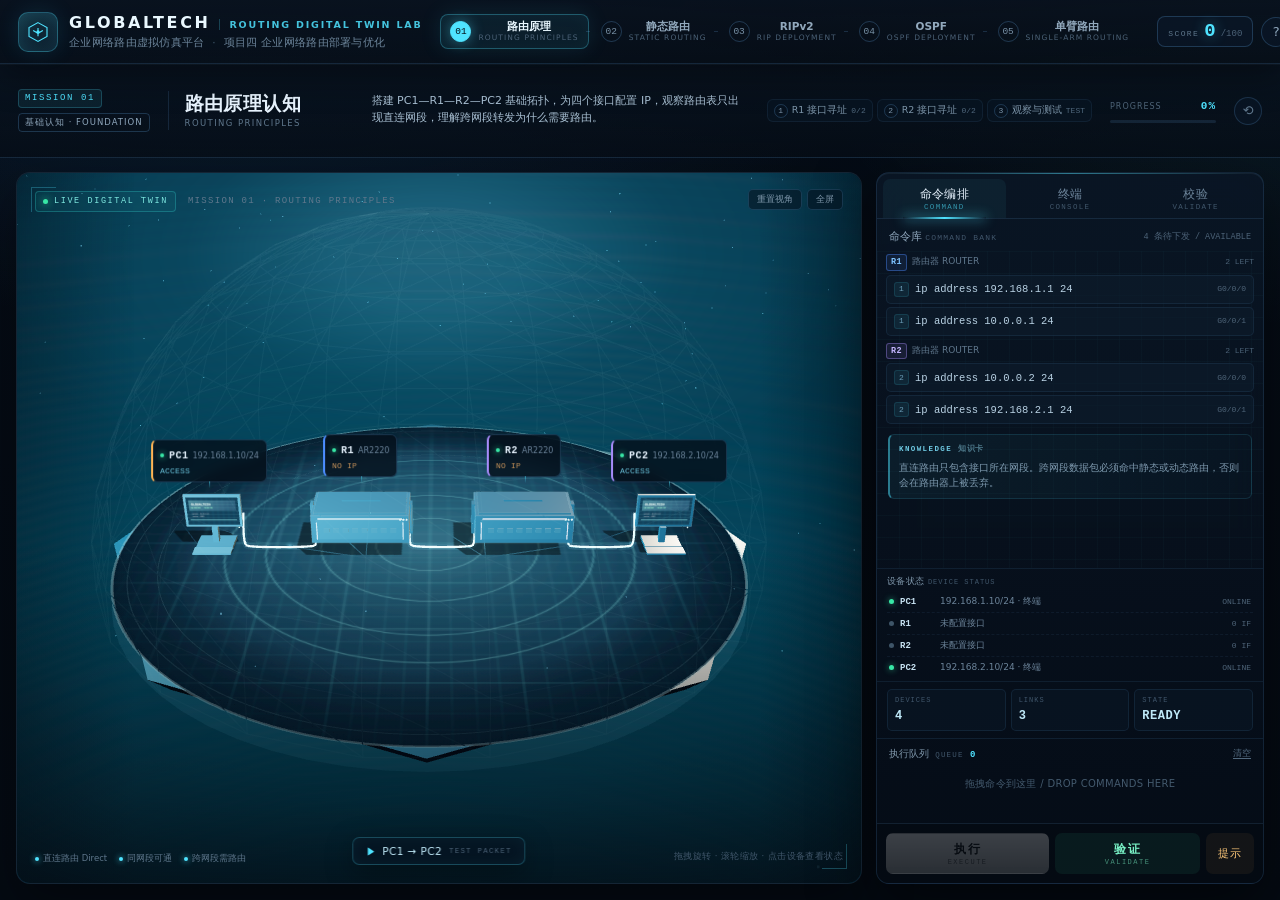
<file: router-sim/index.html>
<!DOCTYPE html>
<html lang="zh-CN">
<head>
<meta charset="utf-8">
<meta name="viewport" content="width=device-width,initial-scale=1,viewport-fit=cover">
<meta name="theme-color" content="#050B14">
<title>GlobalTech 路由数字孪生实验室 · Routing Digital Twin Lab</title>
<link rel="icon" href="data:image/svg+xml,%3Csvg xmlns='http://www.w3.org/2000/svg' viewBox='0 0 32 32'%3E%3Crect width='32' height='32' rx='8' fill='%23081220'/%3E%3Cpath d='M16 4 27 10v12L16 28 5 22V10z' fill='none' stroke='%234FE3FF' stroke-width='1.6'/%3E%3Cpath d='M16 10v12M10 13.5l6 3.5 6-3.5' stroke='%234FE3FF' stroke-width='1.4'/%3E%3C/svg%3E">
<link rel="stylesheet" href="assets/style.css?v=3d1">
</head>
<body>
<div class="app">

  <header class="topbar">
    <div class="brand">
      <div class="logo" aria-hidden="true">
        <svg viewBox="0 0 32 32" fill="none" stroke="currentColor" stroke-width="1.5">
          <path d="M16 3.5 28 10v12L16 28.5 4 22V10z"></path>
          <path d="M16 10.5v11M9.5 14l6.5 3.8L22.5 14"></path>
          <circle cx="16" cy="16" r="2.2" fill="currentColor" stroke="none"></circle>
        </svg>
      </div>
      <div class="brandtxt">
        <h1>GLOBALTECH <span>ROUTING DIGITAL TWIN LAB</span></h1>
        <p>企业网络路由虚拟仿真平台 <em>·</em> 项目四 企业网络路由部署与优化</p>
      </div>
    </div>

    <nav class="stepper" id="rail" aria-label="任务导航"></nav>

    <div class="topright">
      <div class="scorepill"><span>SCORE</span><b id="score">0</b><i>/100</i></div>
      <button class="orbitbtn" id="btnGuide" title="实验说明 Guide">?</button>
      <button class="orbitbtn" id="btnResetAll" title="重置实验 Reset">⟲</button>
    </div>
  </header>

  <section class="missionbar">
    <div class="mident">
      <span class="eyebrow" id="missionNo">MISSION 01</span>
      <span class="badge" id="tasktag">FOUNDATION</span>
    </div>
    <div class="mtitle">
      <h2 id="tasktitle">路由原理认知</h2>
      <p class="ten" id="tasken">ROUTING PRINCIPLES</p>
    </div>
    <p class="mbrief" id="taskintro"></p>
    <div class="msteps" id="steps"></div>
    <div class="mprog">
      <div class="pfline"><span>PROGRESS</span><b id="progressText">0%</b></div>
      <div class="pbar"><i id="progressBar"></i></div>
    </div>
    <button class="mreset" id="btnResetTask" title="重置本任务 / RESET MISSION">⟲</button>
  </section>

  <main class="lab">
    <div class="viewport" id="viewport">
      <canvas id="scene"></canvas>
      <div class="vignette"></div>
      <div class="labels" id="labels"></div>

      <div class="vp-top">
        <span class="live"><i></i>LIVE DIGITAL TWIN</span>
        <span class="vptask" id="sceneTask">MISSION 01 · ROUTING PRINCIPLES</span>
      </div>

      <div class="vptools">
        <button id="btnViewReset" title="重置 3D 视角">重置视角</button>
        <button id="btnFull" title="全屏">全屏</button>
      </div>

      <div class="pingbar" id="pingtools"></div>
      <div class="scenerail">
        <div class="legend" id="legend"></div>
      </div>
      <div class="camhint">拖拽旋转 · 滚轮缩放 · 点击设备查看状态</div>
      <div class="hud" id="hud" hidden></div>
      <div class="inspector" id="inspector" hidden></div>
    </div>

    <aside class="panel console" id="consolePanel">
      <div class="tabs">
        <button data-tab="cmd" class="on"><span>命令编排</span><i>COMMAND</i></button>
        <button data-tab="term"><span>终端</span><i>CONSOLE</i></button>
        <button data-tab="check"><span>校验</span><i>VALIDATE</i></button>
      </div>

      <div class="tabbody">
        <section class="tab" id="tab-cmd">
          <div class="bankhead"><span>命令库 <em>COMMAND BANK</em></span><b id="bankcount"></b></div>
          <div class="bank" id="bank"></div>
          <div class="dsblock">
            <div class="dshead"><span>设备状态 <em>DEVICE STATUS</em></span></div>
            <div class="dslist" id="devlist"></div>
          </div>
          <div class="telemetry">
            <div><span>DEVICES</span><b id="telDev">0</b></div>
            <div><span>LINKS</span><b id="telLinks">0</b></div>
            <div><span>STATE</span><b id="telState">READY</b></div>
          </div>
          <div class="qhead">
            <span>执行队列 <em>QUEUE</em> <b id="qcount">0</b></span>
            <button id="btnClearQ">清空</button>
          </div>
          <div class="queue" id="queue"></div>
          <div class="msg" id="msg"></div>
        </section>

        <section class="tab" id="tab-term" hidden>
          <div class="termhead">
            <span class="tdot"></span><span class="tdot"></span><span class="tdot"></span>
            <span>CLI CONSOLE</span>
            <button id="btnClearTerm">CLEAR</button>
          </div>
          <div class="termout" id="term"></div>
        </section>

        <section class="tab" id="tab-check" hidden>
          <div class="checkhead">
            <span>验证清单 <em>CHECKLIST</em></span><b id="rcount">0 / 0</b>
          </div>
          <div class="report" id="report"></div>
          <div class="verifyhint" id="verifyhint">执行命令后点击「验证」，这里会显示每一项的检查结果。</div>
        </section>
      </div>

      <div class="cactions">
        <button class="btn-run" id="btnRun" disabled><span>执行</span><i>EXECUTE</i></button>
        <button class="btn-verify" id="btnVerify"><span>验证</span><i>VALIDATE</i></button>
        <button class="btn-hint" id="btnHint">提示</button>
      </div>
    </aside>
  </main>
</div>

<div class="modal" id="modal" hidden>
  <div class="modalcard" id="modalcard"></div>
</div>

<div class="loading" id="loading">
  <div class="loader">
    <span class="ring r1"></span><span class="ring r2"></span><span class="ring r3"></span>
    <svg viewBox="0 0 32 32" fill="none" stroke="currentColor" stroke-width="1.4">
      <path d="M16 3.5 28 10v12L16 28.5 4 22V10z"></path>
      <path d="M16 10.5v11M9.5 14l6.5 3.8L22.5 14"></path>
    </svg>
  </div>
  <p>正在构建 3D 数字孪生场景</p>
  <i>BUILDING DIGITAL TWIN ENVIRONMENT…</i>
</div>

<script src="assets/vendor/three.min.js?v=149"></script>
<script src="assets/data.js?v=3d1"></script>
<script src="assets/app.js?v=3d1"></script>
</body>
</html>
</file>
<file: router-sim/assets/style.css>
:root{
  --bg0:#040A12; --bg1:#07111D; --bg2:#0A1828;
  --panel:rgba(9,20,33,.84); --panel2:rgba(6,14,24,.92);
  --line:rgba(112,186,255,.13); --line2:rgba(112,186,255,.22);
  --cyan:#4FE3FF; --blue:#4C8DFF; --green:#38E7A6; --amber:#FFB454;
  --violet:#A78BFA; --red:#FF6B6B;
  --ink:#E8F4FF; --body:#AFC6D9; --muted:#6C849A;
  --mono:Consolas,"Cascadia Mono",Menlo,"Courier New",monospace;
  --mission-w:306px; --console-w:388px;
}
*{box-sizing:border-box;-webkit-tap-highlight-color:transparent}
[hidden]{display:none!important}
html,body{height:100%}
body{
  margin:0;background:var(--bg0);color:var(--body);overflow:hidden;
  font-family:"Microsoft YaHei","PingFang SC",system-ui,-apple-system,"Segoe UI",sans-serif;
  font-size:13px;line-height:1.5;
  background-image:
    radial-gradient(1200px 700px at 18% -10%, rgba(29,86,140,.30), transparent 60%),
    radial-gradient(900px 600px at 100% 0%, rgba(79,227,255,.08), transparent 55%),
    linear-gradient(180deg,#050C16 0%,#040A12 100%);
}
button{font-family:inherit}
h1,h2,p{margin:0}
.app{height:100dvh;display:flex;flex-direction:column;min-height:0}

/* ============ top bar ============ */
.topbar{
  height:64px;flex:none;display:flex;align-items:center;gap:18px;padding:0 18px;
  background:linear-gradient(180deg,rgba(8,17,29,.94),rgba(6,13,22,.82));
  border-bottom:1px solid var(--line);
  box-shadow:0 1px 0 rgba(180,230,255,.04), 0 12px 34px rgba(0,0,0,.35);
  position:relative;z-index:6;
}
.brand{display:flex;align-items:center;gap:11px;flex:none;min-width:0}
.logo{
  width:40px;height:40px;border-radius:10px;flex:none;display:grid;place-items:center;
  color:var(--cyan);border:1px solid rgba(79,227,255,.32);
  background:linear-gradient(150deg,rgba(79,227,255,.16),rgba(76,141,255,.05));
  box-shadow:inset 0 0 20px rgba(79,227,255,.14), 0 0 22px rgba(47,196,255,.12);
}
.logo svg{width:24px;height:24px}
.brandtxt{min-width:0}
.brandtxt h1{
  display:flex;align-items:baseline;gap:9px;font-size:16px;letter-spacing:2.6px;color:#EAF8FF;
  font-weight:700;line-height:1.2;white-space:nowrap;
}
.brandtxt h1 span{
  font-size:9.5px;letter-spacing:1.8px;color:var(--cyan);font-weight:600;opacity:.85;
  border-left:1px solid rgba(79,227,255,.28);padding-left:9px;
}
.brandtxt p{font-size:10.5px;color:var(--muted);margin-top:3px;white-space:nowrap;letter-spacing:.3px}
.brandtxt p em{font-style:normal;color:#41586D;margin:0 4px}

/* stepper */
.stepper{display:flex;align-items:center;gap:2px;margin:0 auto;flex:none}
.mstep{
  position:relative;display:flex;align-items:center;gap:7px;padding:5px 9px;border-radius:8px;
  background:none;border:1px solid transparent;cursor:pointer;color:var(--muted);
  transition:.18s;
}
.mstep::after{
  content:"";position:absolute;right:-2px;top:50%;width:4px;height:1px;background:rgba(112,186,255,.18);
}
.mstep:last-child::after{display:none}
.mstep .num{
  width:21px;height:21px;border-radius:50%;flex:none;display:grid;place-items:center;
  border:1px solid rgba(112,186,255,.24);font-family:var(--mono);font-size:9.5px;color:#7891A6;
}
.mstep .mlab b{display:block;font-size:10.5px;color:#92A9BD;font-weight:600;white-space:nowrap;line-height:1.3}
.mstep .mlab i{display:block;font-style:normal;font-size:7.5px;letter-spacing:1.1px;color:#4C6277;line-height:1.3}
.mstep:hover{border-color:rgba(79,227,255,.18)}
.mstep.on{
  background:rgba(79,227,255,.07);border-color:rgba(79,227,255,.3);
  box-shadow:0 0 22px rgba(79,227,255,.10), inset 0 0 18px rgba(79,227,255,.04);
}
.mstep.on .num{background:var(--cyan);border-color:var(--cyan);color:#031018;box-shadow:0 0 14px rgba(79,227,255,.45)}
.mstep.on .mlab b{color:#EAF8FF}
.mstep.done .num{background:rgba(56,231,166,.16);border-color:rgba(56,231,166,.55);color:var(--green);font-size:0}
.mstep.done .num::before{content:"✓";font-size:10px}
.mstep.done .mlab b{color:#8DD9BA}

.topright{display:flex;align-items:center;gap:8px;flex:none;margin-left:auto}
.scorepill{
  display:flex;align-items:baseline;gap:5px;border:1px solid var(--line2);border-radius:8px;
  padding:5px 10px;background:rgba(10,24,40,.7);
}
.scorepill span{font-family:var(--mono);font-size:8px;letter-spacing:1.4px;color:#5F778C}
.scorepill b{font-family:var(--mono);font-size:19px;color:var(--cyan);line-height:1;text-shadow:0 0 14px rgba(79,227,255,.45)}
.scorepill i{font-style:normal;font-family:var(--mono);font-size:9px;color:#4C6277}
.orbitbtn{
  width:30px;height:30px;border-radius:50%;border:1px solid var(--line2);background:rgba(10,24,40,.7);
  color:#8FA7BC;font-size:13px;cursor:pointer;transition:.16s;display:grid;place-items:center;
}
.orbitbtn:hover{color:var(--cyan);border-color:rgba(79,227,255,.5);box-shadow:0 0 16px rgba(79,227,255,.16)}

/* ============ mission bar ============ */
.missionbar{
  flex:none;display:flex;align-items:center;gap:18px;height:94px;padding:0 18px;
  background:linear-gradient(180deg,rgba(8,18,30,.92),rgba(5,12,21,.72));
  border-bottom:1px solid var(--line);position:relative;z-index:4;
}
.mident{display:flex;flex-direction:column;align-items:flex-start;gap:5px;flex:none}
.mtitle{flex:none;min-width:186px;padding-left:16px;border-left:1px solid rgba(112,186,255,.14)}
.mtitle h2{font-size:19px;color:var(--ink);letter-spacing:.4px;line-height:1.3;font-weight:700;white-space:nowrap}
.mtitle .ten{font-size:8.5px;letter-spacing:1.4px;color:#5F778C;margin-top:2px;white-space:nowrap}
.mbrief{
  flex:1;min-width:0;font-size:11px;line-height:1.55;color:#A9C0D3;
  max-height:3.4em;overflow:hidden;
}
.mbrief .en{display:block;font-size:9px;line-height:1.45;color:#5A7288;margin-top:2px;white-space:nowrap;overflow:hidden;text-overflow:ellipsis}
.msteps{display:flex;gap:4px;flex:none;max-width:360px;flex-wrap:wrap;justify-content:flex-end}
.msteps .step{padding:3px 6px;font-size:9.5px;background:rgba(11,25,40,.45);border:1px solid rgba(112,186,255,.08);gap:4px}
.msteps .step .sn{width:14px;height:14px;font-size:8px}
.msteps .step .sx{max-width:96px}
.msteps .step .sc{font-size:8px}
.mprog{flex:0 0 106px}
.mprog .pfline{font-size:8px;letter-spacing:1px;color:#4E6478}
.mprog .pfline b{font-size:11px;color:var(--cyan)}
.mreset{
  flex:none;width:28px;height:28px;padding:0;margin:0;border-radius:50%;
  border:1px solid rgba(112,186,255,.18);background:rgba(10,24,40,.6);color:#5F778C;
  font-size:13px;cursor:pointer;
}
.mreset:hover{color:var(--cyan);border-color:rgba(79,227,255,.42)}

/* ============ layout ============ */
.lab{position:relative;flex:1;min-height:0;display:flex;gap:14px;padding:14px 16px 16px;overflow:hidden}
.viewport{
  position:relative;flex:1;min-width:0;overflow:hidden;border-radius:14px;
  border:1px solid rgba(112,186,255,.15);background:#040a12;
  box-shadow:inset 0 0 80px rgba(4,18,32,.6), 0 20px 50px rgba(0,0,0,.35);
}
#scene{position:absolute;inset:0;width:100%;height:100%;display:block}
.vignette{
  position:absolute;inset:0;pointer-events:none;
  background:
    linear-gradient(180deg,transparent 52%,rgba(4,10,18,.55) 88%,rgba(4,10,18,.8) 100%),
    linear-gradient(90deg,rgba(4,10,18,.35) 0%,transparent 14%,transparent 88%,rgba(4,10,18,.4) 100%),
    radial-gradient(130% 100% at 50% 38%, transparent 48%, rgba(3,8,14,.6) 100%);
}
.viewport::before,.viewport::after{
  content:"";position:absolute;width:24px;height:24px;pointer-events:none;
  border-color:rgba(79,227,255,.28);border-style:solid;z-index:1;
}
.viewport::before{left:14px;top:14px;border-width:1px 0 0 1px}
.viewport::after{right:14px;bottom:14px;border-width:0 1px 1px 0}

/* panels */
.panel{
  position:relative;z-index:3;display:flex;flex-direction:column;overflow:hidden;
  background:linear-gradient(180deg,rgba(10,22,37,.9),rgba(5,13,23,.92));
  border:1px solid var(--line);border-radius:13px;
  box-shadow:0 22px 60px rgba(0,0,0,.5), inset 0 1px 0 rgba(180,230,255,.06);
  backdrop-filter:blur(16px) saturate(120%);
}
.panel::before{
  content:"";position:absolute;left:18px;right:18px;top:0;height:1px;
  background:linear-gradient(90deg,transparent,rgba(79,227,255,.45),transparent);
}
.panel.console{flex:0 0 var(--console-w);width:var(--console-w);height:auto;min-height:0}

/* ============ mission panel ============ */
.phead{display:flex;align-items:center;gap:8px;margin-bottom:8px}
.eyebrow{
  font-family:var(--mono);font-size:9px;letter-spacing:1.6px;color:var(--cyan);
  background:rgba(79,227,255,.08);border:1px solid rgba(79,227,255,.22);
  border-radius:4px;padding:2px 6px;
}
.badge{
  font-size:8.5px;letter-spacing:1px;color:#8FA7BC;border:1px solid var(--line2);
  border-radius:4px;padding:2px 6px;text-transform:uppercase;
}
.mission h2{font-size:20px;color:var(--ink);letter-spacing:.4px;line-height:1.35;font-weight:700}
.ten{font-size:10.5px;color:var(--muted);letter-spacing:.6px;margin-top:1px}
.brief{font-size:11.8px;line-height:1.65;color:#A9C0D3;margin-top:9px}
.brief .en{display:block;font-size:10px;color:#647D93;line-height:1.55;margin-top:4px}
.sectionlab{
  display:flex;align-items:baseline;gap:7px;margin:14px 0 7px;
  padding-bottom:5px;border-bottom:1px solid rgba(112,186,255,.09);
}
.sectionlab span{font-size:10.5px;color:#8FA7BC;letter-spacing:.5px}
.sectionlab em{font-style:normal;font-family:var(--mono);font-size:8px;letter-spacing:1.3px;color:#40566B}
.steps{display:flex;flex-direction:column;gap:5px}
.step{
  display:flex;align-items:center;gap:7px;padding:6px 7px;border-radius:6px;
  border:1px solid transparent;font-size:11px;color:#7E96AA;background:rgba(11,25,40,.4);
}
.step .sn{
  width:16px;height:16px;border-radius:50%;flex:none;display:grid;place-items:center;
  border:1px solid rgba(112,186,255,.22);font-family:var(--mono);font-size:8.5px;color:#7E96AA;
}
.step .sx{min-width:0;flex:1;white-space:nowrap;overflow:hidden;text-overflow:ellipsis}
.step .sc{font-family:var(--mono);font-size:8.5px;color:#51687D;flex:none}
.step.done{color:#9BE7C7;border-color:rgba(56,231,166,.16);background:rgba(56,231,166,.045)}
.step.done .sn{background:rgba(56,231,166,.16);border-color:rgba(56,231,166,.5);color:var(--green);font-size:0}
.step.done .sn::before{content:"✓";font-size:9px}
.step.done .sc{color:var(--green)}
.devlist{display:flex;flex-wrap:wrap;gap:5px}
.devbtn{
  display:flex;align-items:center;gap:5px;padding:4px 7px;border-radius:5px;cursor:pointer;
  background:rgba(13,28,45,.7);border:1px solid var(--line);color:#A9C0D3;font-size:10.5px;
}
.devbtn:hover{border-color:rgba(79,227,255,.4);color:#E8F4FF}
.devbtn .d{width:5px;height:5px;border-radius:50%;background:#4A6175;flex:none}
.devbtn.up .d{background:var(--green);box-shadow:0 0 7px rgba(56,231,166,.7)}
.devbtn b{font-family:var(--mono);font-size:10px;color:#D7E9F7}
.pfoot{margin-top:14px}
.pfline{display:flex;align-items:baseline;justify-content:space-between;font-size:9.5px;color:#647D93}
.pfline em{font-style:normal;font-family:var(--mono);font-size:8px;letter-spacing:1.2px;color:#40566B;margin-left:4px}
.pfline b{font-family:var(--mono);font-size:11px;color:var(--cyan)}
.pbar{height:3px;border-radius:2px;background:rgba(112,186,255,.12);margin-top:6px;overflow:hidden}
.pbar i{display:block;height:100%;width:0;border-radius:2px;background:linear-gradient(90deg,var(--blue),var(--cyan));box-shadow:0 0 10px rgba(79,227,255,.6);transition:width .4s}

/* ============ console ============ */
.tabs{display:flex;gap:3px;padding:6px 6px 0;border-bottom:1px solid rgba(112,186,255,.12);flex:none}
.tabs button{
  position:relative;flex:1;border:0;background:none;border-radius:7px 7px 0 0;padding:8px 4px 7px;
  color:#6C849A;cursor:pointer;transition:.16s;
}
.tabs button span{display:block;font-size:11.5px;letter-spacing:.3px}
.tabs button i{display:block;font-style:normal;font-family:var(--mono);font-size:7.5px;letter-spacing:1.3px;color:#41576B;margin-top:1px}
.tabs button.on{color:#E8F4FF;background:rgba(79,227,255,.055)}
.tabs button.on i{color:rgba(79,227,255,.6)}
.tabs button.on::after{
  content:"";position:absolute;left:16%;right:16%;bottom:-1px;height:2px;
  background:linear-gradient(90deg,transparent,var(--cyan),transparent);box-shadow:0 0 12px var(--cyan);
}
.tabbody{flex:1;min-height:0;position:relative}
.tab{position:absolute;inset:0;display:flex;flex-direction:column;min-height:0}
.bankhead{display:flex;align-items:center;gap:7px;padding:10px 12px 6px;flex:none}
.bankhead span{font-size:10.5px;color:#8FA7BC}
.bankhead em{font-style:normal;font-family:var(--mono);font-size:8px;letter-spacing:1.2px;color:#40566B}
.bankhead b{margin-left:auto;font-family:var(--mono);font-size:8.5px;color:#4C6277;font-weight:400}
.bank{flex:1;min-height:0;overflow-y:auto;padding:0 9px 6px;background-image:linear-gradient(rgba(79,227,255,.022) 1px,transparent 1px),linear-gradient(90deg,rgba(79,227,255,.022) 1px,transparent 1px);background-size:22px 22px}
.telemetry{display:grid;grid-template-columns:repeat(3,1fr);gap:5px;padding:7px 10px;flex:none;border-top:1px solid rgba(112,186,255,.09)}.telemetry div{border:1px solid rgba(112,186,255,.1);border-radius:5px;background:rgba(10,24,40,.5);padding:5px 7px}
.telemetry span{display:block;font-family:var(--mono);font-size:7px;letter-spacing:1px;color:#40566B}
.telemetry b{display:block;font-family:var(--mono);font-size:12px;color:#BFE9F8;margin-top:1px;letter-spacing:.5px}
.dsblock{flex:none;border-top:1px solid rgba(112,186,255,.09);padding:6px 10px 3px;max-height:158px;overflow-y:auto}
.dshead{display:flex;align-items:center;justify-content:space-between;font-size:9px;color:#7E96AA;margin-bottom:3px;letter-spacing:.4px}
.dshead em{font-style:normal;font-family:var(--mono);font-size:7px;letter-spacing:1px;color:#40566B}
.dsrow{
  display:flex;align-items:center;gap:6px;padding:4px 2px;width:100%;text-align:left;
  border:0;border-bottom:1px dashed rgba(112,186,255,.07);background:none;cursor:pointer;
}
.dsrow:last-child{border-bottom:0}
.dsrow:hover{background:rgba(79,227,255,.035)}
.dsrow .d{width:5px;height:5px;border-radius:50%;background:#3E5568;flex:none}
.dsrow.up .d{background:var(--green);box-shadow:0 0 6px rgba(56,231,166,.7)}
.dsrow b{font-family:var(--mono);font-size:9px;color:#C7E2F2;width:34px;flex:none}
.dsrow span{font-size:9px;color:#6C849A;flex:1;min-width:0;white-space:nowrap;overflow:hidden;text-overflow:ellipsis}
.dsrow em{font-style:normal;font-family:var(--mono);font-size:8px;color:#4E6478;flex:none}
.knowcard{
  margin:10px 2px 4px;padding:8px 9px;border-radius:6px;
  background:linear-gradient(90deg,rgba(79,227,255,.06),rgba(79,227,255,.015));
  border:1px solid rgba(79,227,255,.13);border-left:2px solid rgba(79,227,255,.5);
}
.knowcard b{display:flex;align-items:baseline;gap:6px;font-family:var(--mono);font-size:7.5px;letter-spacing:1.4px;color:#6FC9E2;font-weight:600}
.knowcard b i{font-style:normal;font-size:8px;letter-spacing:.4px;color:#4E7A8C}
.knowcard p{margin-top:4px;font-size:9.5px;line-height:1.6;color:#7E9AAF}
.devgroup+.devgroup{margin-top:7px}
.devhead{display:flex;align-items:center;gap:5px;margin:3px 0 4px;font-size:9px;color:#5F778C}
.devchip{
  font-family:var(--mono);font-size:8.5px;font-weight:700;border-radius:3px;padding:1px 4px;border:1px solid;letter-spacing:.4px;
}
.devchip.r1{color:#7FC4FF;border-color:rgba(76,141,255,.4);background:rgba(76,141,255,.1)}
.devchip.r2{color:#C4B5FD;border-color:rgba(167,139,250,.38);background:rgba(167,139,250,.1)}
.devchip.r3{color:#7FE8E0;border-color:rgba(56,220,210,.36);background:rgba(56,220,210,.09)}
.devchip.sw{color:#FFD08A;border-color:rgba(255,180,84,.36);background:rgba(255,180,84,.09)}
.devcnt{margin-left:auto;font-family:var(--mono);font-size:8px;color:#4A6175}
.tiles{display:flex;flex-direction:column;gap:3px}
.tile{
  display:flex;align-items:center;gap:6px;padding:6px 7px;border-radius:5px;cursor:pointer;
  background:rgba(14,29,46,.62);border:1px solid rgba(112,186,255,.09);transition:.14s;
}
.tile:hover{border-color:rgba(79,227,255,.4);background:rgba(79,227,255,.055);box-shadow:0 0 14px rgba(79,227,255,.08)}
.tile .s{
  width:15px;height:15px;border-radius:3px;flex:none;display:grid;place-items:center;
  background:rgba(79,227,255,.07);color:#6C9DB8;font-family:var(--mono);font-size:8px;border:1px solid rgba(79,227,255,.12);
}
.tile .tx{font-family:var(--mono);font-size:10.5px;color:#B9D2E4;min-width:0;line-height:1.35;word-break:break-word}
.tile .port{flex:none;margin-left:auto;font-family:var(--mono);font-size:8px;color:#4E6478;white-space:nowrap}
.qhead{
  display:flex;align-items:center;justify-content:space-between;flex:none;
  padding:7px 12px 5px;border-top:1px solid rgba(112,186,255,.1);font-size:10px;color:#7E96AA;
}
.qhead em{font-style:normal;font-family:var(--mono);font-size:7.5px;letter-spacing:1.2px;color:#40566B;margin-left:3px}
.qhead b{font-family:var(--mono);font-size:9px;color:var(--cyan);margin-left:3px}
.qhead button{border:0;background:none;color:#51687D;font-size:9px;cursor:pointer;padding:0;text-decoration:underline;text-underline-offset:2px}
.qhead button:hover{color:var(--cyan)}
.queue{flex:none;max-height:132px;overflow-y:auto;padding:0 9px 5px;min-height:30px}
.queue.drop{background:rgba(79,227,255,.04);outline:1px dashed rgba(79,227,255,.4);outline-offset:-3px;border-radius:5px}
.queue .empty{font-size:10px;color:#43596D;text-align:center;padding:9px 0;letter-spacing:.3px}
.qrow{
  display:flex;align-items:center;gap:5px;padding:5px 6px;margin-bottom:3px;border-radius:5px;
  background:rgba(17,34,52,.6);border:1px solid rgba(112,186,255,.1);animation:qin .15s ease-out;
}
@keyframes qin{from{opacity:0;transform:translateY(-2px)}to{opacity:1;transform:none}}
.qrow .qn{font-family:var(--mono);font-size:8px;color:#4A6175;width:12px;flex:none}
.qrow .qdev{font-family:var(--mono);font-size:8px;font-weight:700;border-radius:3px;padding:1px 3px;border:1px solid;flex:none}
.qrow .qtx{flex:1;min-width:0;font-family:var(--mono);font-size:10px;color:#AFC6D9;white-space:nowrap;overflow:hidden;text-overflow:ellipsis}
.qrow .qa{display:flex;gap:1px;flex:none}
.qrow .qa button{
  width:17px;height:17px;padding:0;border-radius:3px;border:1px solid transparent;background:none;
  color:#51687D;font-size:10px;cursor:pointer;line-height:1;
}
.qrow .qa button:hover{background:rgba(79,227,255,.08);border-color:rgba(79,227,255,.25);color:var(--cyan)}
.qrow .qa button.del:hover{background:rgba(255,107,107,.1);border-color:rgba(255,107,107,.3);color:var(--red)}
.msg{flex:none;padding:2px 12px 7px;font-size:9.5px;color:#5F778C;min-height:18px;line-height:1.45}
.msg.ok{color:var(--green)}
.msg.bad{color:var(--red)}
.msg.warn{color:var(--amber)}

/* terminal */
.termhead{
  display:flex;align-items:center;gap:5px;padding:7px 11px;flex:none;
  border-bottom:1px solid rgba(112,186,255,.1);background:rgba(8,18,30,.6);
}
.termhead .tdot{width:6px;height:6px;border-radius:50%;background:#243B50}
.termhead .tdot:nth-child(1){background:#6E3B45}
.termhead .tdot:nth-child(2){background:#6E5A32}
.termhead .tdot:nth-child(3){background:#2E5B4A}
.termhead span:nth-child(4){font-family:var(--mono);font-size:8.5px;letter-spacing:1.2px;color:#51687D;margin-left:4px}
.termhead button{
  margin-left:auto;border:0;background:none;color:#51687D;font-family:var(--mono);
  font-size:8.5px;letter-spacing:1px;cursor:pointer;padding:0;
}
.termhead button:hover{color:var(--cyan)}
.termout{
  flex:1;min-height:0;overflow-y:auto;padding:9px 11px;
  background:rgba(3,9,16,.5);font-family:var(--mono);font-size:11px;line-height:1.65;color:#8FB3C9;
  white-space:pre-wrap;overflow-wrap:anywhere;
}
.termout::-webkit-scrollbar,.bank::-webkit-scrollbar,.queue::-webkit-scrollbar,.report::-webkit-scrollbar{width:5px}
.termout::-webkit-scrollbar-thumb,.bank::-webkit-scrollbar-thumb,.queue::-webkit-scrollbar-thumb,.report::-webkit-scrollbar-thumb{background:rgba(112,186,255,.16);border-radius:3px}
.tl{display:block}
.tl .pr{color:#5E8CA8;margin-right:5px}
.tl .cm{color:#D5E8F4}
.tl.out{color:#7FA3B8}
.tl.err{color:#FF8B8B}
.tl.note{color:#E4B45E}
.tl.ok{color:var(--green)}

/* checklist */
.checkhead{display:flex;align-items:center;padding:10px 12px 6px;flex:none;font-size:10.5px;color:#8FA7BC}
.checkhead em{font-style:normal;font-family:var(--mono);font-size:8px;letter-spacing:1.2px;color:#40566B;margin-left:5px}
.checkhead b{margin-left:auto;font-family:var(--mono);font-size:9.5px;color:var(--cyan)}
.report{flex:1;min-height:0;overflow-y:auto;padding:0 9px 8px}
.rrow{
  display:flex;align-items:flex-start;gap:7px;padding:6px 5px;
  border-bottom:1px solid rgba(112,186,255,.07);
}
.rrow:last-child{border-bottom:0}
.rnum{
  width:15px;height:15px;border-radius:50%;flex:none;margin-top:1px;display:grid;place-items:center;
  border:1px solid rgba(112,186,255,.16);color:#51687D;font-family:var(--mono);font-size:8px;
}
.rtxt{flex:1;min-width:0}
.rtxt b{display:block;font-size:10.5px;font-weight:500;color:#8FA7BC;line-height:1.45}
.rtxt i{display:block;font-style:normal;font-size:8.5px;color:#4A6175;line-height:1.4;margin-top:1px}
.rstate{flex:none;font-family:var(--mono);font-size:8px;color:#40566B;padding-top:2px}
.rrow.pass .rnum{background:rgba(56,231,166,.18);border-color:rgba(56,231,166,.5);color:var(--green);font-size:0}
.rrow.pass .rnum::before{content:"✓";font-size:9px}
.rrow.pass .rtxt b{color:#A5E7CD}
.rrow.pass .rstate{color:var(--green)}
.rrow.fail .rnum{background:rgba(255,107,107,.16);border-color:rgba(255,107,107,.5);color:var(--red);font-size:0}
.rrow.fail .rnum::before{content:"×";font-size:10px}
.rrow.fail .rtxt b{color:#FFA9A9}
.rrow.fail .rstate{color:var(--red)}
.verifyhint{padding:9px 12px 12px;font-size:9px;color:#4A6175;line-height:1.55;flex:none}
.donecard{
  margin:10px 2px 4px;padding:10px 10px 9px;border-radius:7px;
  background:linear-gradient(180deg,rgba(56,231,166,.06),rgba(56,231,166,.02));
  border:1px solid rgba(56,231,166,.22);
}
.donecard.bad{background:linear-gradient(180deg,rgba(255,107,107,.06),rgba(255,107,107,.02));border-color:rgba(255,107,107,.22)}
.donecard b{font-family:var(--mono);font-size:8px;letter-spacing:1.4px;color:var(--green)}
.donecard.bad b{color:var(--red)}
.donecard p{font-size:9.5px;color:#6C849A;line-height:1.55;margin-top:3px}
.donecard button{
  margin-top:7px;width:100%;border:1px solid rgba(56,231,166,.35);background:rgba(56,231,166,.08);
  color:#8DF0C6;border-radius:5px;padding:6px;font-size:9px;letter-spacing:1px;cursor:pointer;
}
.donecard.bad button{border-color:rgba(255,107,107,.3);background:rgba(255,107,107,.06);color:#FFB3B3}
.donecard button:hover{background:rgba(56,231,166,.14)}

/* actions */
.cactions{display:flex;gap:6px;padding:9px;flex:none;border-top:1px solid rgba(112,186,255,.12);background:rgba(4,10,17,.55)}
.cactions button{border-radius:7px;cursor:pointer;transition:.16s;border:1px solid transparent;padding:7px 4px}
.btn-run{
  flex:1.25;background:linear-gradient(180deg,#5FE6FF,#2E9DFF);color:#03131E;
  box-shadow:0 4px 22px rgba(47,196,255,.26);
}
.btn-run span{display:block;font-size:12px;font-weight:700;letter-spacing:2px}
.btn-run i{display:block;font-style:normal;font-family:var(--mono);font-size:7px;letter-spacing:1.5px;opacity:.62}
.btn-run:hover:not(:disabled){box-shadow:0 6px 28px rgba(47,196,255,.4);transform:translateY(-1px)}
.btn-run:disabled{filter:grayscale(1);opacity:.28;box-shadow:none;cursor:default;transform:none}
.btn-verify:disabled{opacity:.32;cursor:default;filter:grayscale(.6)}
.btn-verify{
  flex:1.1;background:rgba(56,231,166,.07);border-color:rgba(56,231,166,.38);color:#78F0C4;
}
.btn-verify span{display:block;font-size:12px;font-weight:600;letter-spacing:2px}
.btn-verify i{display:block;font-style:normal;font-family:var(--mono);font-size:7px;letter-spacing:1.5px;opacity:.55}
.btn-verify:hover{background:rgba(56,231,166,.12);box-shadow:0 0 18px rgba(56,231,166,.16)}
.btn-hint{
  flex:0 0 48px;background:rgba(255,180,84,.06);border-color:rgba(255,180,84,.28);color:#FFC97A;
  font-size:10.5px;letter-spacing:1px;
}
.btn-hint:hover{background:rgba(255,180,84,.11)}

/* ============ viewport HUD ============ */
.vp-top{
  position:absolute;left:18px;top:18px;display:flex;align-items:center;gap:12px;
  z-index:2;pointer-events:none;
}
.live{
  display:inline-flex;align-items:center;gap:6px;font-family:var(--mono);font-size:8.5px;letter-spacing:1.6px;
  color:#7FE8E0;border:1px solid rgba(56,220,210,.28);background:rgba(56,220,210,.06);
  border-radius:4px;padding:3px 7px;
}
.live i{width:5px;height:5px;border-radius:50%;background:var(--green);box-shadow:0 0 8px var(--green);animation:blink 1.8s infinite}
@keyframes blink{0%,100%{opacity:1}50%{opacity:.35}}
.vptask{font-family:var(--mono);font-size:9px;letter-spacing:1.3px;color:#5F778C}
.vptools{position:absolute;right:18px;top:16px;display:flex;gap:5px;z-index:2}
.vptools button{
  border:1px solid rgba(112,186,255,.18);background:rgba(8,20,33,.62);color:#7E96AA;
  border-radius:5px;padding:3px 8px;font-size:9px;cursor:pointer;backdrop-filter:blur(6px);
}
.vptools button:hover{color:var(--cyan);border-color:rgba(79,227,255,.42)}

.labels{position:absolute;inset:0;overflow:hidden;pointer-events:none;z-index:2}
.label3d{
  position:absolute;left:0;top:0;pointer-events:auto;cursor:pointer;white-space:nowrap;
  background:rgba(5,14,24,.78);border:1px solid rgba(112,186,255,.2);border-radius:6px;
  padding:4px 7px;backdrop-filter:blur(6px);transition:border-color .15s,box-shadow .15s;
  transform:translate(-50%,-100%);
}
.label3d b{font-family:var(--mono);font-size:10px;color:#E8F4FF;letter-spacing:.5px}
.label3d i{font-style:normal;font-size:8px;color:#6C849A;margin-left:4px}
.label3d em{display:block;font-style:normal;font-family:var(--mono);font-size:8px;color:#6FC9E2;margin-top:1px;letter-spacing:.2px}
.label3d::after{content:"";position:absolute;left:50%;bottom:-7px;width:1px;height:7px;background:linear-gradient(rgba(79,227,255,.6),transparent)}
.label3d:hover,.label3d.sel{border-color:rgba(79,227,255,.62);box-shadow:0 0 18px rgba(79,227,255,.22)}
.label3d.sel b{color:var(--cyan)}
.label3d .dot{display:inline-block;width:4px;height:4px;border-radius:50%;background:var(--green);margin-right:5px;vertical-align:1px;box-shadow:0 0 6px var(--green)}
.labels.dense .label3d{padding:3px 6px}
.labels.dense .label3d i{display:none}
.labels.dense .label3d b{font-size:9.5px}
.labels.dense .label3d em{font-size:7.5px;margin-top:0}
.labels.dense .label3d u{font-size:6.5px;padding:0 2px}
.label3d u{
  display:inline-block;text-decoration:none;font-family:var(--mono);font-size:7px;letter-spacing:.6px;
  color:#9BDFF2;border:1px solid rgba(79,227,255,.24);border-radius:2px;padding:0 3px;margin-left:4px;
  vertical-align:1px;
}
.zone3d{
  position:absolute;left:0;top:0;transform:translate(-50%,-50%);pointer-events:none;white-space:nowrap;
  font-family:var(--mono);font-size:8px;letter-spacing:.8px;padding:2px 6px;border-radius:3px;
  background:rgba(5,14,24,.72);border:1px solid currentColor;backdrop-filter:blur(4px);
}
.packettag{
  position:absolute;left:0;top:0;transform:translate(-50%,-140%);pointer-events:none;white-space:nowrap;
  font-family:var(--mono);font-size:8px;letter-spacing:.8px;color:#03131E;background:var(--cyan);
  border-radius:3px;padding:2px 6px;box-shadow:0 0 16px rgba(79,227,255,.5);z-index:3;
}
.noWebGL{
  position:absolute;inset:0;display:grid;place-items:center;text-align:center;padding:30px;
  font-size:12px;color:#8FA7BC;background:rgba(4,10,18,.9);z-index:1;
}

.pingbar{
  position:absolute;left:50%;bottom:18px;transform:translateX(-50%);display:flex;gap:7px;z-index:4;
}
.pingbtn{
  display:flex;align-items:center;gap:7px;padding:7px 13px;border-radius:7px;cursor:pointer;
  background:rgba(7,20,33,.82);border:1px solid rgba(79,227,255,.26);color:#BFE9F8;
  font-size:10.5px;letter-spacing:.4px;backdrop-filter:blur(8px);
  box-shadow:0 8px 28px rgba(0,0,0,.35), inset 0 0 16px rgba(79,227,255,.05);
}
.pingbtn:hover:not(:disabled){border-color:rgba(79,227,255,.62);box-shadow:0 0 22px rgba(79,227,255,.18)}
.pingbtn:disabled{opacity:.45;cursor:default}
.pingbtn svg{width:9px;height:9px;fill:var(--cyan)}
.pingbtn em{font-style:normal;font-family:var(--mono);font-size:7.5px;letter-spacing:1.2px;color:#4C6277}
.legend{
  display:flex;gap:12px;flex-wrap:wrap;
  font-size:8.5px;color:#5F778C;z-index:2;pointer-events:none;
}
.legend span{display:flex;align-items:center;gap:4px}
.legend i{width:4px;height:4px;border-radius:50%;background:var(--cyan);box-shadow:0 0 6px var(--cyan)}
.scenerail{
  position:absolute;left:18px;bottom:18px;z-index:2;display:flex;flex-direction:column;gap:7px;
  max-width:calc(100% - 60px);
}
.scenerail .devlist{display:flex;flex-wrap:wrap;gap:5px}
.scenerail .devbtn{background:rgba(5,14,24,.66);backdrop-filter:blur(6px);border-color:rgba(112,186,255,.14)}
.camhint{
  position:absolute;right:18px;bottom:20px;font-size:8.5px;color:#41576B;
  letter-spacing:.4px;z-index:2;pointer-events:none;
}
.hud{
  position:absolute;left:50%;top:56px;transform:translateX(-50%);max-width:520px;z-index:5;
  padding:9px 14px;border-radius:7px;font-size:11px;line-height:1.55;
  background:rgba(5,15,26,.9);border:1px solid rgba(112,186,255,.26);border-left:2px solid var(--cyan);
  color:#BFD9EA;box-shadow:0 16px 44px rgba(0,0,0,.5);backdrop-filter:blur(10px);
  animation:hudin .2s ease-out;
}
.hud.good{border-left-color:var(--green);color:#A5E7CD}
.hud.bad{border-left-color:var(--red);color:#FFB4B4}
@keyframes hudin{from{opacity:0;transform:translate(-50%,-5px)}to{opacity:1;transform:translateX(-50%)}}

/* inspector */
.inspector{
  position:absolute;left:18px;bottom:96px;width:280px;z-index:5;
  background:linear-gradient(180deg,rgba(10,24,40,.94),rgba(5,14,24,.95));
  border:1px solid rgba(112,186,255,.22);border-radius:10px;padding:12px;
  box-shadow:0 20px 50px rgba(0,0,0,.55);backdrop-filter:blur(14px);
  animation:inspin .18s ease-out;
}
@keyframes inspin{from{opacity:0;transform:translateY(6px)}to{opacity:1;transform:none}}
.inspector .ihead{display:flex;align-items:center;gap:7px;margin-bottom:8px}
.inspector .itype{font-family:var(--mono);font-size:8px;letter-spacing:1.2px;color:var(--cyan);border:1px solid rgba(79,227,255,.22);border-radius:3px;padding:1px 4px}
.inspector h4{margin:0;font-size:14px;color:var(--ink);font-family:var(--mono);letter-spacing:.5px}
.inspector .iclose{margin-left:auto;border:0;background:none;color:#51687D;font-size:14px;cursor:pointer;padding:0}
.inspector .iclose:hover{color:var(--red)}
.inspector .irow{display:flex;align-items:center;gap:6px;padding:3px 0;font-size:9.5px;color:#7E96AA;border-bottom:1px dashed rgba(112,186,255,.07)}
.inspector .irow:last-of-type{border-bottom:0}
.inspector .irow b{font-family:var(--mono);font-size:9.5px;color:#BFD9EA;font-weight:500;min-width:74px}
.inspector .irow span{font-family:var(--mono);font-size:9px;color:#6FC9E2;margin-left:auto}
.inspector .ifoot{display:flex;align-items:center;justify-content:space-between;margin-top:8px;padding-top:7px;border-top:1px solid rgba(112,186,255,.1)}
.inspector .ifoot span{font-size:8px;color:#4A6175;letter-spacing:.6px}
.inspector .ifoot button{border:1px solid rgba(79,227,255,.3);background:rgba(79,227,255,.07);color:#9BE8FA;border-radius:4px;font-size:8.5px;padding:3px 7px;cursor:pointer}
.inspector .ifoot button:hover{background:rgba(79,227,255,.14)}
.inspector .ibadge{font-family:var(--mono);font-size:8px;color:var(--green);border:1px solid rgba(56,231,166,.3);border-radius:3px;padding:1px 4px;margin-left:auto}

/* ============ modal ============ */
.modal{position:fixed;inset:0;z-index:60;display:grid;place-items:center;padding:20px;background:rgba(2,8,14,.72);backdrop-filter:blur(5px)}
.modalcard{
  width:min(590px,100%);max-height:88vh;overflow-y:auto;padding:22px 24px;border-radius:12px;
  background:linear-gradient(180deg,rgba(12,26,43,.98),rgba(6,15,26,.98));
  border:1px solid rgba(112,186,255,.22);box-shadow:0 30px 90px rgba(0,0,0,.65), inset 0 1px 0 rgba(180,230,255,.07);
  animation:modin .2s ease-out;
}
@keyframes modin{from{opacity:0;transform:translateY(10px) scale(.99)}to{opacity:1;transform:none}}
.modalcard h3{font-size:18px;color:var(--ink);margin-bottom:3px;letter-spacing:.5px}
.modalcard .sub{font-family:var(--mono);font-size:8.5px;letter-spacing:1.4px;color:var(--cyan);opacity:.7}
.modalcard p{font-size:11.8px;line-height:1.75;color:#A9C0D3;margin-top:11px}
.modalcard ul{margin:10px 0 0;padding-left:17px}
.modalcard li{font-size:11.5px;line-height:1.8;color:#A9C0D3}
.modalcard li b{color:#D9EDFA;font-weight:600}
.modalcard .mact{display:flex;gap:8px;justify-content:flex-end;margin-top:17px}
.modalcard .mact button{border-radius:6px;padding:8px 15px;font-size:10.5px;letter-spacing:.5px;cursor:pointer;border:1px solid rgba(112,186,255,.22);background:rgba(10,24,40,.8);color:#8FA7BC}
.modalcard .mact button:hover{border-color:rgba(79,227,255,.4);color:#D9EDFA}
.modalcard .mact .primary{border-color:var(--cyan);background:linear-gradient(180deg,#5FE6FF,#2E9DFF);color:#03131E;font-weight:700}
.sumlist{display:flex;flex-direction:column;gap:4px;margin-top:13px}
.sumrow{display:flex;align-items:center;gap:8px;padding:7px 9px;border:1px solid rgba(112,186,255,.12);border-radius:6px;background:rgba(12,27,44,.6);font-size:10.5px}
.sumrow b{font-family:var(--mono);font-size:9px;color:#4C6277}
.sumrow span{flex:1;color:#A9C0D3}
.sumrow em{font-style:normal;font-family:var(--mono);font-size:9px;color:var(--green)}
.bigscore{display:flex;align-items:baseline;gap:7px;margin-top:14px}
.bigscore b{font-family:var(--mono);font-size:38px;color:var(--cyan);line-height:1;text-shadow:0 0 24px rgba(79,227,255,.4)}
.bigscore span{font-size:10px;color:#5F778C}

/* ============ loading ============ */
.loading{
  position:fixed;inset:0;z-index:80;display:grid;place-items:center;background:#030910;
  transition:opacity .55s ease;text-align:center;
}
.loading.out{opacity:0;pointer-events:none}
.loading .loader{position:relative;width:110px;height:110px;display:grid;place-items:center;margin:0 auto 22px;color:var(--cyan)}
.loading .loader svg{width:38px;height:38px;filter:drop-shadow(0 0 10px rgba(79,227,255,.5))}
.loading .ring{position:absolute;inset:0;border-radius:50%;border:1px solid rgba(79,227,255,.16)}
.loading .ring.r1{animation:spin 7s linear infinite;border-top-color:rgba(79,227,255,.7)}
.loading .ring.r2{inset:13px;animation:spinrev 5s linear infinite;border-bottom-color:rgba(56,231,166,.6)}
.loading .ring.r3{inset:26px;border-style:dashed;border-color:rgba(112,186,255,.24);animation:spin 12s linear infinite}
@keyframes spin{to{transform:rotate(360deg)}}
@keyframes spinrev{to{transform:rotate(-360deg)}}
.loading p{font-size:12px;letter-spacing:3px;color:#BFD9EA}
.loading i{display:block;font-style:normal;font-family:var(--mono);font-size:8px;letter-spacing:2px;color:#40566B;margin-top:6px}

/* ============ responsive ============ */
@media (max-width:1180px){
  :root{--mission-w:276px;--console-w:352px}
  .brandtxt h1 span{display:none}
  .mstep .mlab i{display:none}
}
@media (max-width:980px){
  body{overflow:auto}
  .app{height:auto;min-height:100dvh}
  .topbar{height:auto;flex-wrap:wrap;padding:9px 12px;gap:8px;align-items:center}
  .brand{flex:1 1 auto;min-width:0;gap:9px;padding-right:6px}
  .brandtxt{min-width:0}
  .brandtxt h1{font-size:14px;letter-spacing:1.4px;white-space:nowrap;overflow:hidden;text-overflow:ellipsis}
  .brandtxt h1 span{display:none}
  .brandtxt p{font-size:9px;white-space:nowrap;overflow:hidden;text-overflow:ellipsis}
  .topright{position:static;margin-left:auto;flex:none;order:2}
  .stepper{order:3;width:100%;overflow-x:auto;margin:2px 0 0;padding-bottom:2px}
  .mstep{flex:0 0 auto;padding:4px 7px}
  .mstep .mlab i{display:none}
  .missionbar{height:auto;flex-wrap:wrap;padding:10px 12px;gap:10px}
  .mbrief{order:5;flex:1 1 100%;max-height:none}
  .msteps{order:4;max-width:100%;flex:1 1 100%;justify-content:flex-start}
  .mprog{flex:1 1 80px}
  .lab{display:block;padding:12px}
  .viewport{height:460px}
  .panel.console{width:auto;flex:none;height:620px;margin-top:12px}
  .vp-top{left:14px;top:12px}
  .vptools{right:12px;top:10px}
  .legend{left:auto;bottom:auto}
  .scenerail{left:14px;bottom:14px}
  .camhint{display:none}
  .pingbar{bottom:14px}
  .inspector{left:14px;bottom:100px;width:250px}
}
@media (max-width:640px){
  .viewport{height:380px}
  .vptask{display:none}
  .panel.console{height:660px}
  .missionbar .msteps{display:none}
  .missionbar .mbrief{display:none}
  .pingbar{left:12px;right:12px;transform:none;justify-content:center;flex-wrap:wrap}
  .legend{display:none}
  .scorepill span{display:none}
  .pingbtn{padding:6px 9px;font-size:9px}
  .brandtxt h1{font-size:13px;letter-spacing:1px}
  .brandtxt p{font-size:8px}
  .logo{width:34px;height:34px}
  .scorepill{padding:4px 7px}
  .scorepill b{font-size:16px}
  .orbitbtn{width:27px;height:27px;font-size:12px}
  .label3d em,.label3d i{display:none}
  .label3d{padding:3px 5px}
  .label3d b{font-size:9px}
}
@media print{
  body{overflow:visible;background:#fff}
  .app,.modal .mact{display:none!important}
  .modal{position:static;background:#fff;padding:0;display:block}
  .modalcard{box-shadow:none;border:0;max-height:none;width:100%;background:#fff}
  .modalcard h3,.modalcard p,.modalcard li,.sumrow span{color:#111}
}
</file>
